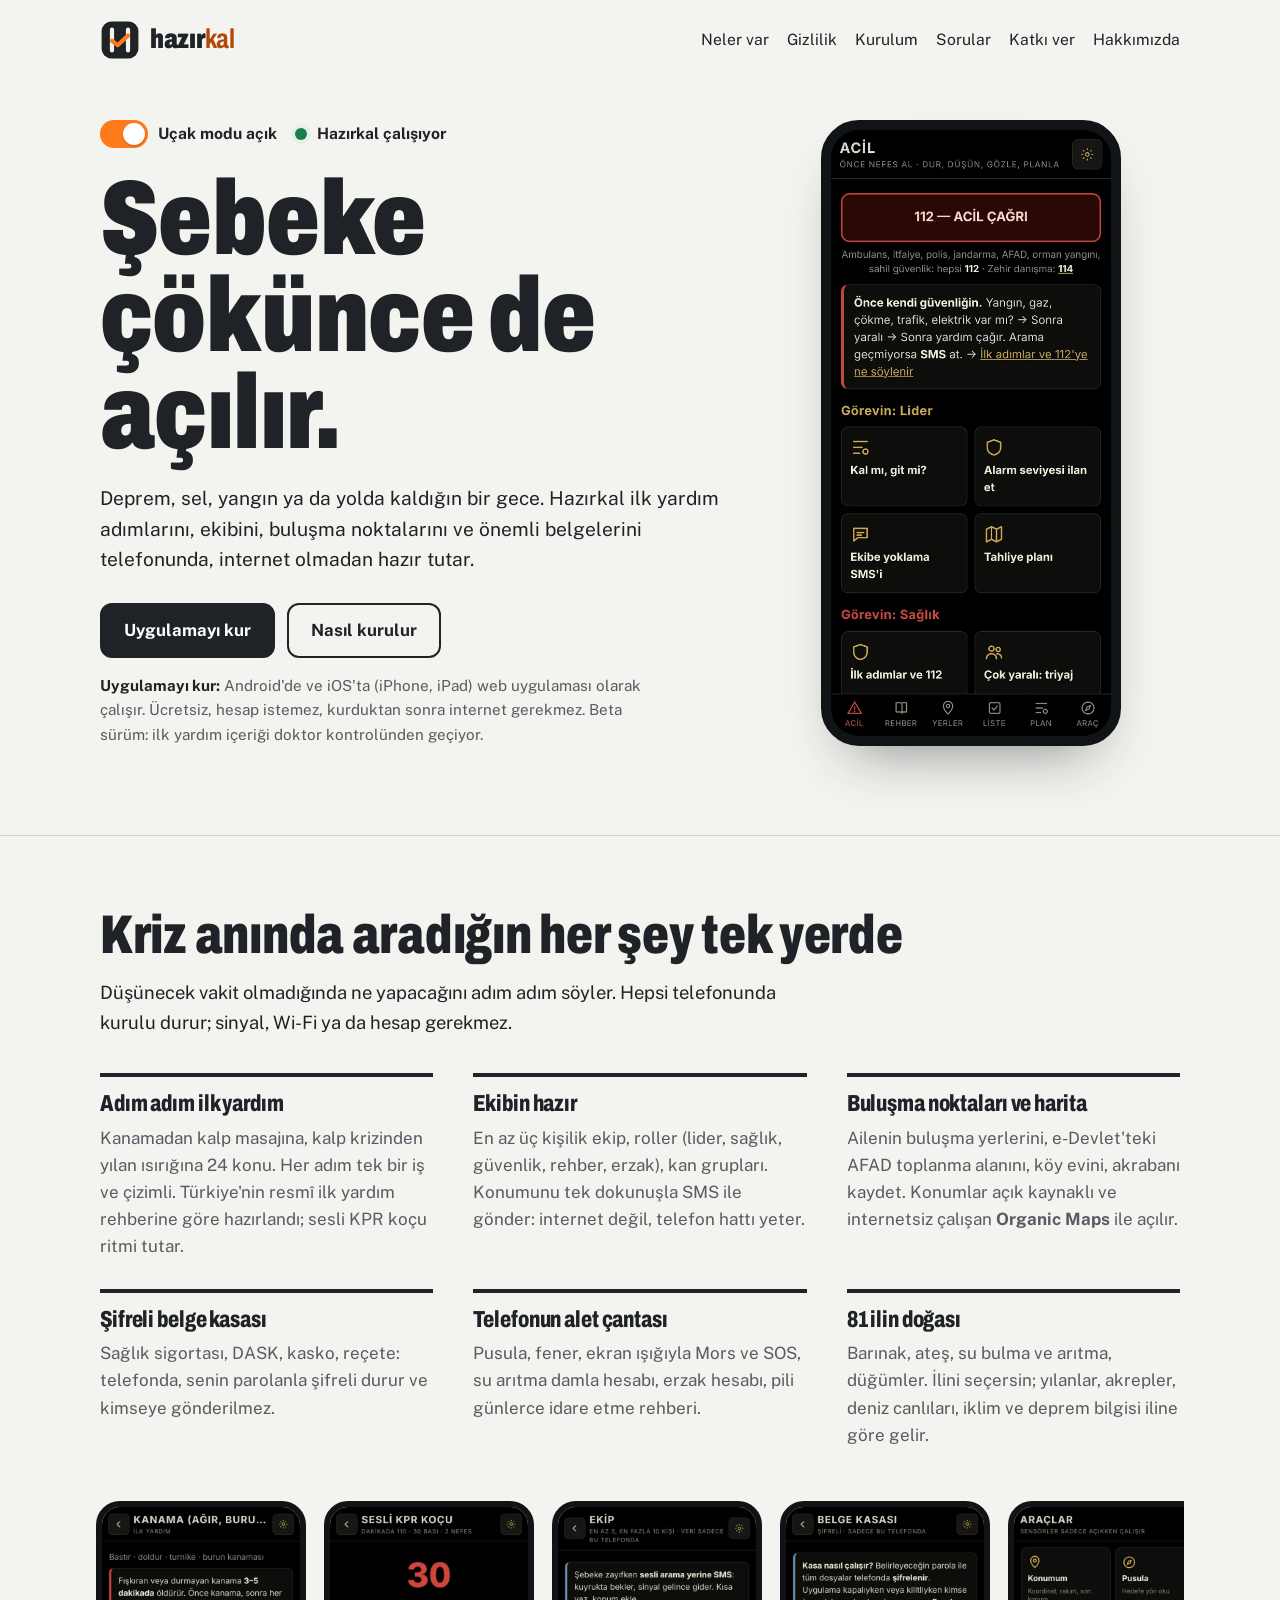
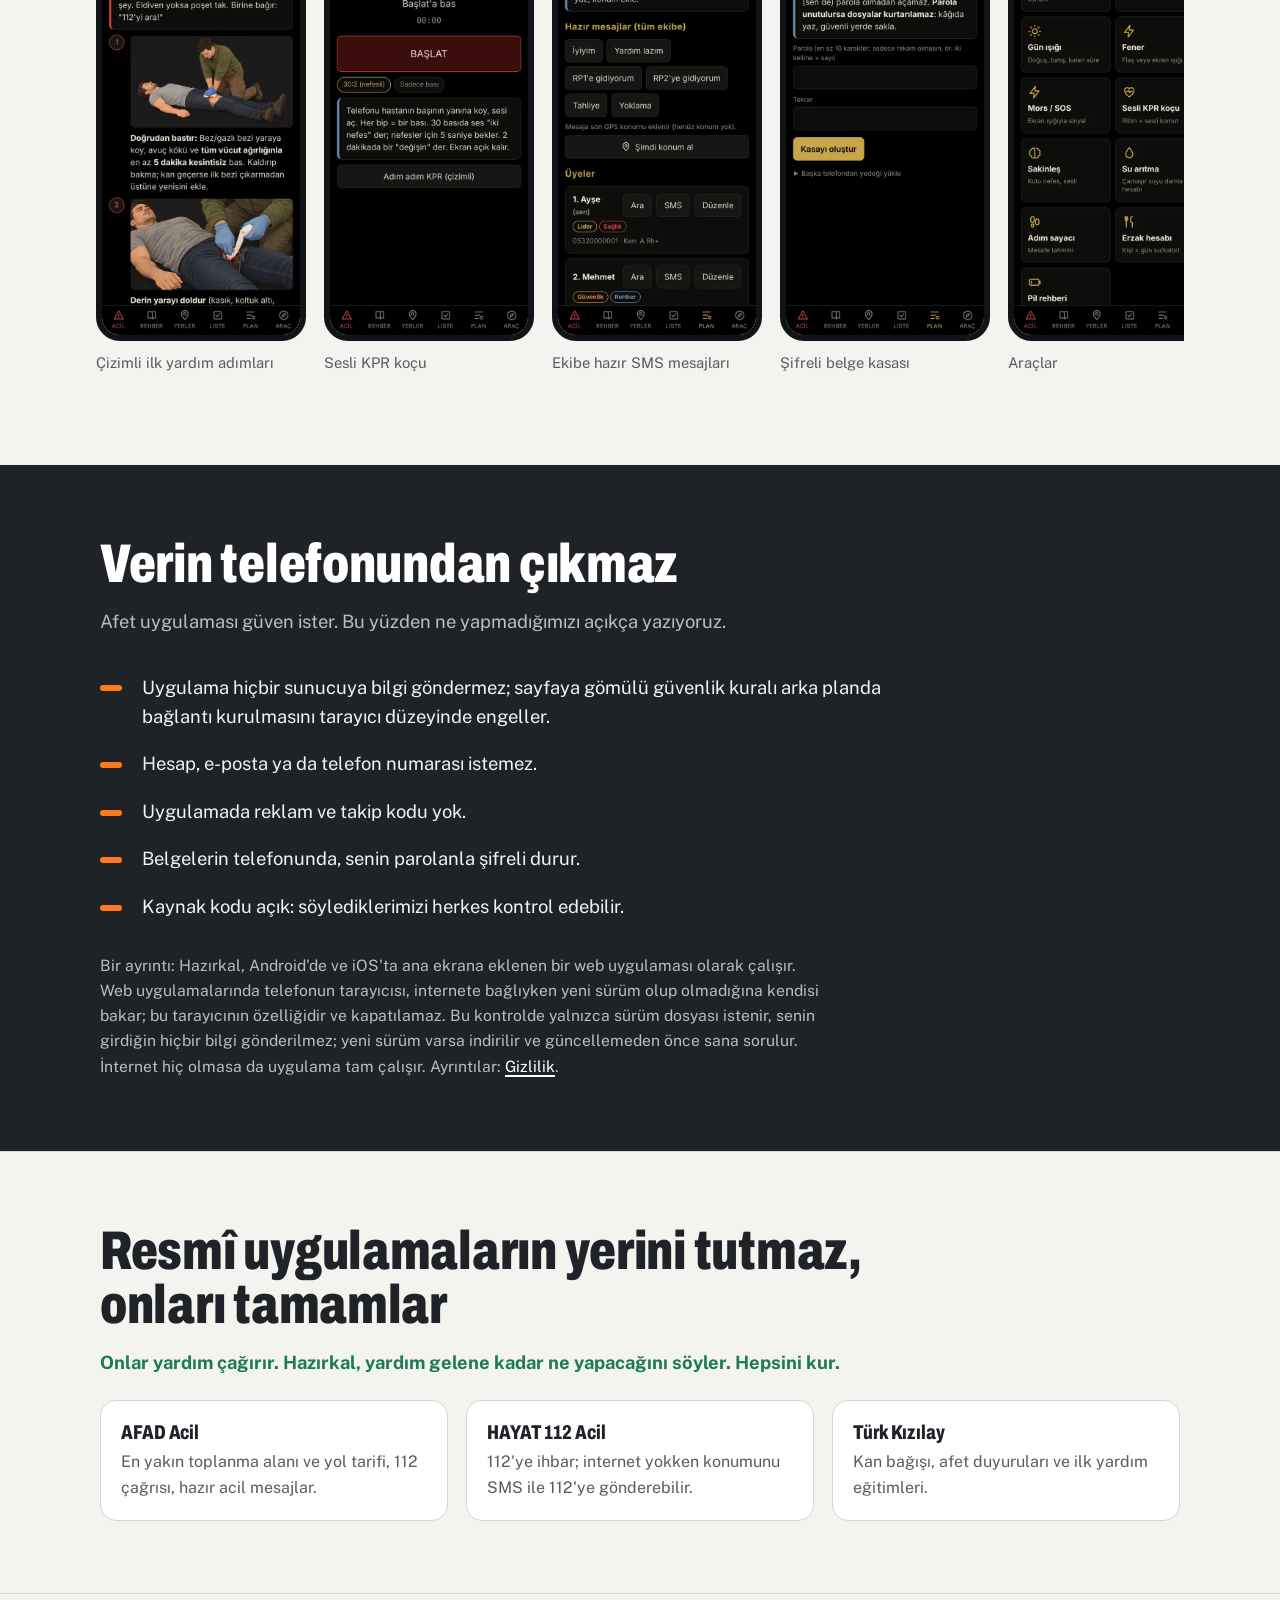
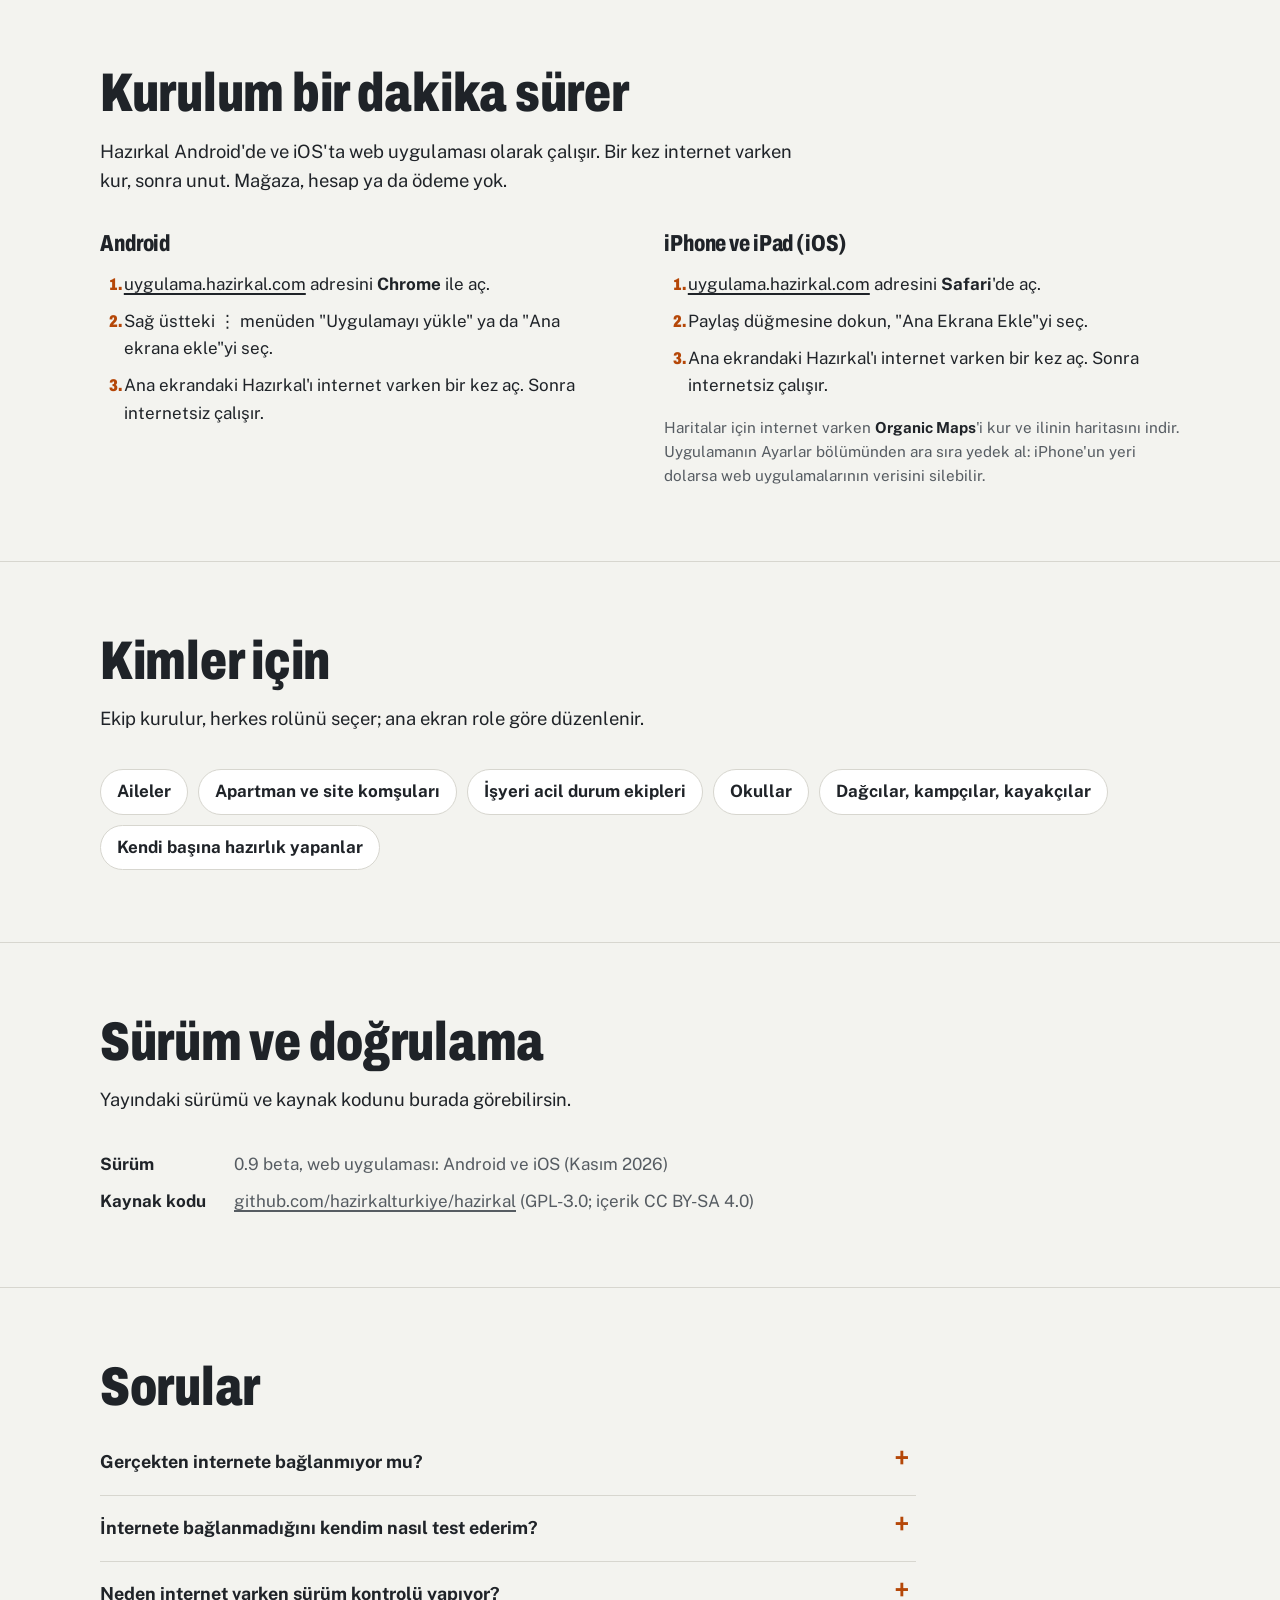
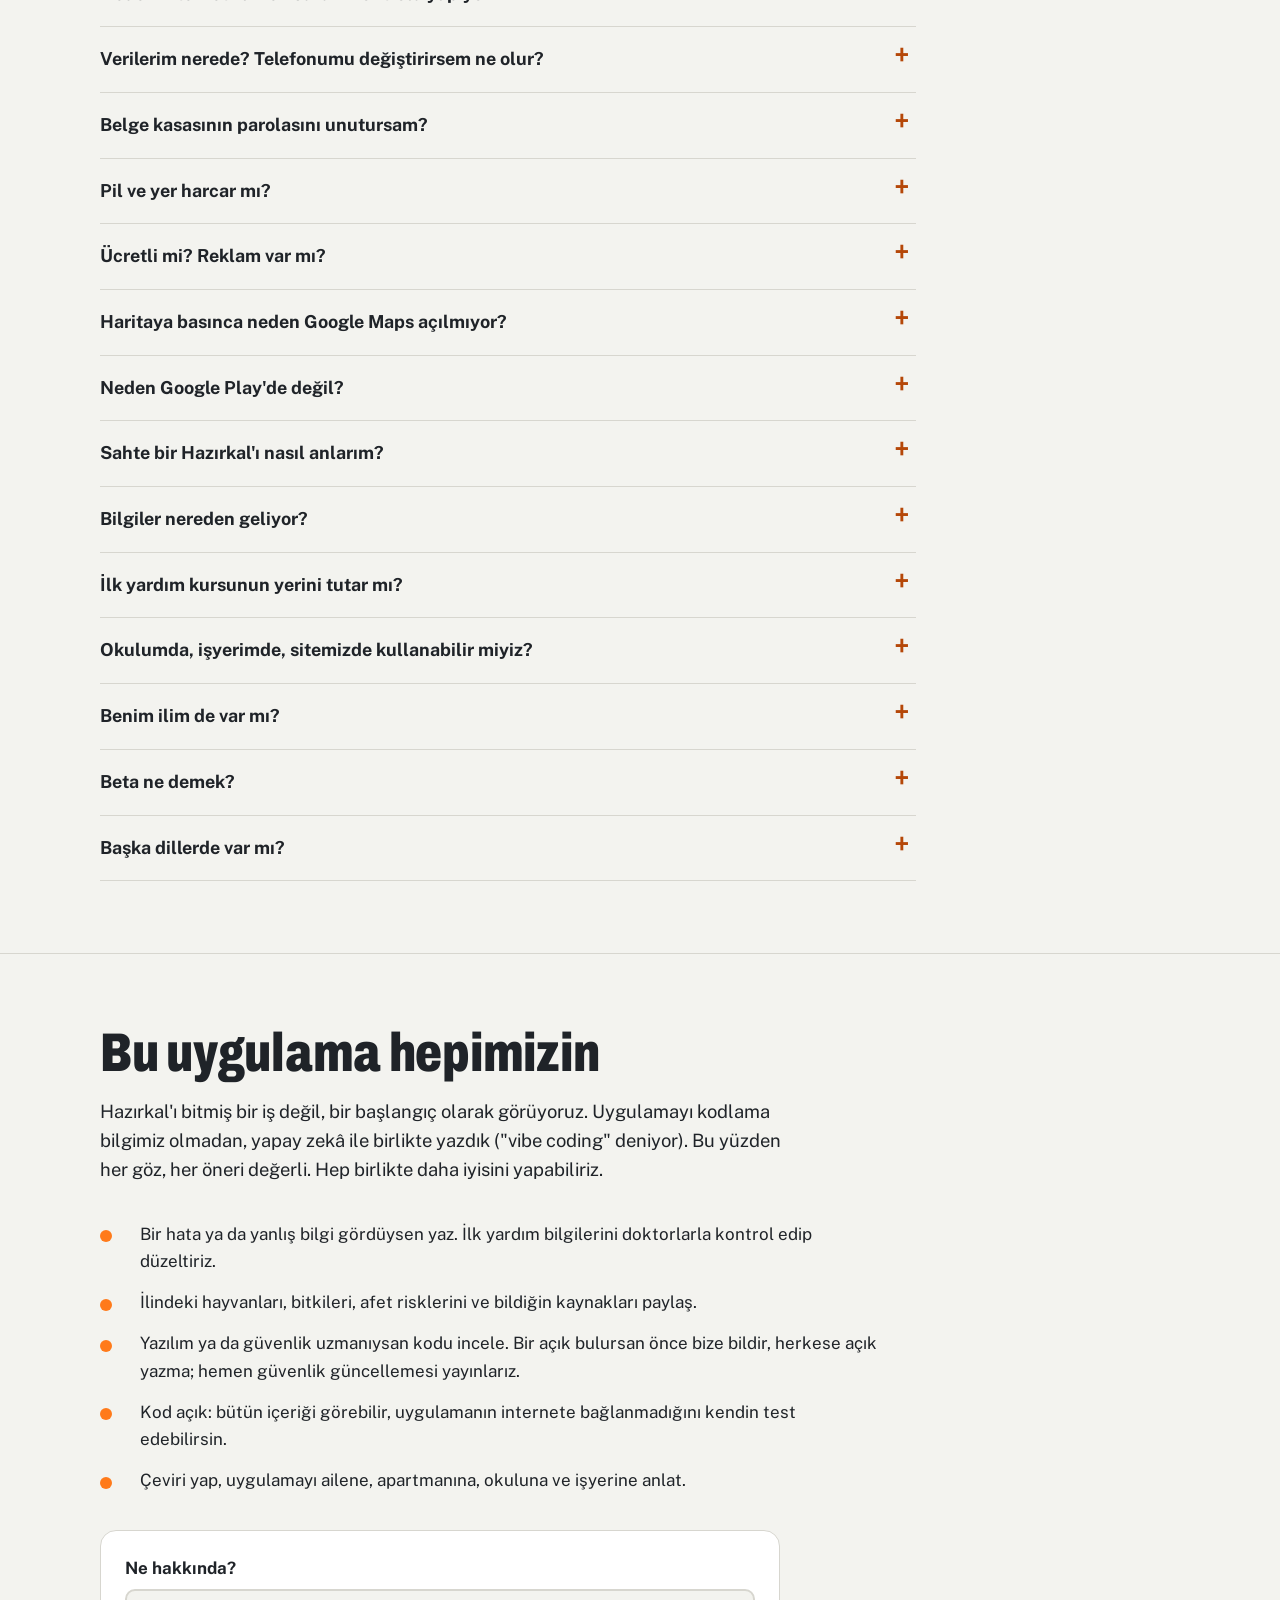
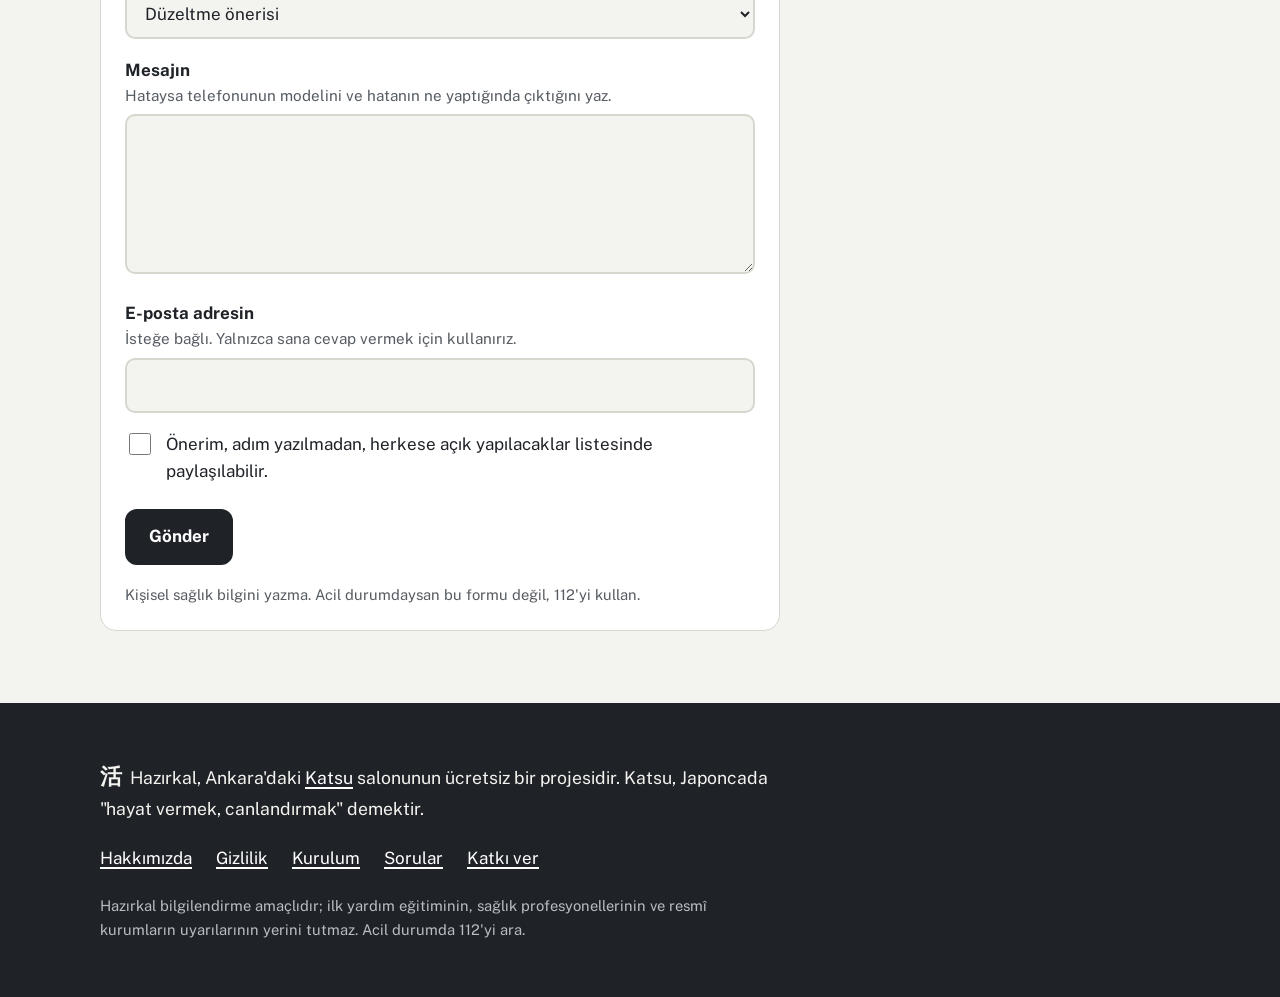
<file: site/index.html>
<!doctype html>
<html lang="tr">
<head>
<meta charset="utf-8">
<meta name="viewport" content="width=device-width, initial-scale=1, viewport-fit=cover">
<title>Hazırkal: internetsiz afet ve ilk yardım rehberi</title>
<meta name="description" content="Ücretsiz ve açık kaynak. İnternet yokken çalışan ilk yardım adımları, ekip planı, buluşma noktaları ve şifreli belge kasası. Hesap istemez, veri toplamaz.">
<link rel="canonical" href="https://hazirkal.com/">
<meta name="theme-color" content="#1F2328">
<link rel="icon" href="favicon.svg" type="image/svg+xml">
<link rel="icon" href="favicon.ico" sizes="32x32">
<link rel="apple-touch-icon" href="apple-touch-icon.png">
<meta property="og:type" content="website">
<meta property="og:locale" content="tr_TR">
<meta property="og:site_name" content="Hazırkal">
<meta property="og:title" content="Hazırkal: şebeke çökünce de açılır">
<meta property="og:description" content="Ücretsiz, açık kaynak, internetsiz afet ve ilk yardım rehberi. Hesap istemez, veri toplamaz.">
<meta property="og:url" content="https://hazirkal.com/">
<meta property="og:image" content="https://hazirkal.com/img/og.png">
<meta property="og:image:width" content="1200">
<meta property="og:image:height" content="630">
<meta name="twitter:card" content="summary_large_image">
<link rel="preload" href="fonts/archivo.woff2" as="font" type="font/woff2" crossorigin>
<link rel="stylesheet" href="css/site.css">
</head>
<body class="yakinda">
<a class="atla" href="#icerik">İçeriğe geç</a>

<div class="kap">
  <header class="ust">
    <a class="marka" href="./" aria-label="Hazırkal ana sayfa"><img src="img/simge.svg" alt="" width="40" height="40"><span>hazır<b>kal</b></span></a>
    <nav aria-label="Sayfa içi">
      <a href="#neler">Neler var</a>
      <a href="#gizlilik">Gizlilik</a>
      <a href="#kurulum">Kurulum</a>
      <a href="#sss">Sorular</a>
      <a href="#katki">Katkı ver</a>
      <a href="hakkimizda.html">Hakkımızda</a>
    </nav>
  </header>
</div>

<main id="icerik">
  <div class="kap">
    <section class="giris" aria-labelledby="baslik">
      <div>
        <p class="durum"><span><span class="anahtar" aria-hidden="true"></span>Uçak modu açık</span><span><span class="nokta" aria-hidden="true"></span>Hazırkal çalışıyor</span></p>
        <h1 id="baslik">Şebeke çökünce de açılır.</h1>
        <p class="on">Deprem, sel, yangın ya da yolda kaldığın bir gece. Hazırkal ilk yardım adımlarını, ekibini, buluşma noktalarını ve önemli belgelerini telefonunda, internet olmadan hazır tutar.</p>

        <div class="dugmeler yayinda">
          <a class="btn ana" href="indir/hazirkal.apk" download><svg viewBox="0 0 24 24" fill="none" stroke="currentColor" stroke-width="2.2" stroke-linecap="round" stroke-linejoin="round" aria-hidden="true"><path d="M12 3v12M7 10l5 5 5-5M5 20h14"/></svg>Android için indir</a>
          <a class="btn ikinci" href="#iphone">iPhone'a ekle</a>
        </div>
        <div class="dugmeler yakinda-goster">
          <a class="btn ana" href="https://uygulama.hazirkal.com/">Uygulamayı kur</a>
          <a class="btn ikinci" href="#kurulum">Nasıl kurulur</a>
        </div>
        <p class="not yakinda-goster"><b>Uygulamayı kur:</b> Android'de ve iOS'ta (iPhone, iPad) web uygulaması olarak çalışır. Ücretsiz, hesap istemez, kurduktan sonra internet gerekmez. Beta sürüm: ilk yardım içeriği doktor kontrolünden geçiyor.</p>
        <p class="not yayinda">Ücretsiz, açık kaynak, hesap istemez. Kurduktan sonra internet gerekmez.</p>
      </div>
      <div class="telefon"><img src="img/ekran-home.webp" width="540" height="1168" alt="Hazırkal ana ekranı: 112 acil çağrı düğmesi, ekip görevleri ve hızlı ilk yardım kutuları" fetchpriority="high"></div>
    </section>
  </div>

  <section class="bolum" id="neler" aria-labelledby="neler-b">
    <div class="kap">
      <h2 id="neler-b">Kriz anında aradığın her şey tek yerde</h2>
      <p class="giris-yazi">Düşünecek vakit olmadığında ne yapacağını adım adım söyler. Hepsi telefonunda kurulu durur; sinyal, Wi-Fi ya da hesap gerekmez.</p>
      <ul class="ozellikler">
        <li><h3>Adım adım ilk yardım</h3><p>Kanamadan kalp masajına, kalp krizinden yılan ısırığına 24 konu. Her adım tek bir iş ve çizimli. Türkiye'nin resmî ilk yardım rehberine göre hazırlandı; sesli KPR koçu ritmi tutar.</p></li>
        <li><h3>Ekibin hazır</h3><p>En az üç kişilik ekip, roller (lider, sağlık, güvenlik, rehber, erzak), kan grupları. Konumunu tek dokunuşla SMS ile gönder: internet değil, telefon hattı yeter.</p></li>
        <li><h3>Buluşma noktaları ve harita</h3><p>Ailenin buluşma yerlerini, e-Devlet'teki AFAD toplanma alanını, köy evini, akrabanı kaydet. Konumlar açık kaynaklı ve internetsiz çalışan <b>Organic Maps</b> ile açılır.</p></li>
        <li><h3>Şifreli belge kasası</h3><p>Sağlık sigortası, DASK, kasko, reçete: telefonda, senin parolanla şifreli durur ve kimseye gönderilmez.</p></li>
        <li><h3>Telefonun alet çantası</h3><p>Pusula, fener, ekran ışığıyla Mors ve SOS, su arıtma damla hesabı, erzak hesabı, pili günlerce idare etme rehberi.</p></li>
        <li><h3>81 ilin doğası</h3><p>Barınak, ateş, su bulma ve arıtma, düğümler. İlini seçersin; yılanlar, akrepler, deniz canlıları, iklim ve deprem bilgisi iline göre gelir.</p></li>
      </ul>
      <div class="ekranlar" role="region" aria-label="Uygulamadan ekran görüntüleri" tabindex="0">
        <figure><img src="img/ekran-kanama.webp" width="540" height="1168" loading="lazy" alt="Kanama sayfası: çizimli adımlar"><figcaption>Çizimli ilk yardım adımları</figcaption></figure>
        <figure><img src="img/ekran-kpr.webp" width="540" height="1168" loading="lazy" alt="Sesli KPR koçu ekranı"><figcaption>Sesli KPR koçu</figcaption></figure>
        <figure><img src="img/ekran-team.webp" width="540" height="1168" loading="lazy" alt="Ekip ekranı: hazır SMS mesajları ve üyeler"><figcaption>Ekibe hazır SMS mesajları</figcaption></figure>
        <figure><img src="img/ekran-vault.webp" width="540" height="1168" loading="lazy" alt="Belge kasası parola oluşturma ekranı"><figcaption>Şifreli belge kasası</figcaption></figure>
        <figure><img src="img/ekran-tools.webp" width="540" height="1168" loading="lazy" alt="Araçlar ekranı: konum, pusula, fener, Mors"><figcaption>Araçlar</figcaption></figure>
        <figure><img src="img/ekran-barinak.webp" width="540" height="1168" loading="lazy" alt="Branda ve çadır sayfası: A-çatı, tek eğim ve yaprak kulübe çizimleri"><figcaption>Barınak kurma</figcaption></figure>
        <figure><img src="img/ekran-ates.webp" width="540" height="1168" loading="lazy" alt="Ateş yakma sayfası: kav, dizilim ve ateş çubuğu fotoğrafları, adımlar"><figcaption>Ateş yakma</figcaption></figure>
        <figure><img src="img/ekran-yilan.webp" width="540" height="1168" loading="lazy" alt="Hayvanlar sayfası: boynuzlu engerek kartı, fotoğraf ve tanı bilgileri"><figcaption>Yılanlar ve tehlikeli hayvanlar</figcaption></figure>
      </div>
    </div>
  </section>

  <section class="bolum soz" id="gizlilik" aria-labelledby="gizlilik-b">
    <div class="kap">
      <h2 id="gizlilik-b">Verin telefonundan çıkmaz</h2>
      <p class="giris-yazi">Afet uygulaması güven ister. Bu yüzden ne yapmadığımızı açıkça yazıyoruz.</p>
      <ul>
        <li class="yakinda-goster">Uygulama hiçbir sunucuya bilgi göndermez; sayfaya gömülü güvenlik kuralı arka planda bağlantı kurulmasını tarayıcı düzeyinde engeller.</li>
        <li class="yayinda">Android sürümünün internet izni yok: bağlanmak istese de bağlanamaz.</li>
        <li>Hesap, e-posta ya da telefon numarası istemez.</li>
        <li>Uygulamada reklam ve takip kodu yok.</li>
        <li>Belgelerin telefonunda, senin parolanla şifreli durur.</li>
        <li>Kaynak kodu açık: söylediklerimizi herkes kontrol edebilir.</li>
      </ul>
      <p class="dipnot">Bir ayrıntı: Hazırkal, Android'de ve iOS'ta ana ekrana eklenen bir web uygulaması olarak çalışır. Web uygulamalarında telefonun tarayıcısı, internete bağlıyken yeni sürüm olup olmadığına kendisi bakar; bu tarayıcının özelliğidir ve kapatılamaz. Bu kontrolde yalnızca sürüm dosyası istenir, senin girdiğin hiçbir bilgi gönderilmez; yeni sürüm varsa indirilir ve güncellemeden önce sana sorulur. İnternet hiç olmasa da uygulama tam çalışır. Ayrıntılar: <a href="gizlilik.html">Gizlilik</a>.</p>
    </div>
  </section>

  <section class="bolum" id="resmi" aria-labelledby="resmi-b">
    <div class="kap">
      <h2 id="resmi-b">Resmî uygulamaların yerini tutmaz, onları tamamlar</h2>
      <p class="resmi-ozet">Onlar yardım çağırır. Hazırkal, yardım gelene kadar ne yapacağını söyler. Hepsini kur.</p>
      <ul class="resmi">
        <li><h3>AFAD Acil</h3><p>En yakın toplanma alanı ve yol tarifi, 112 çağrısı, hazır acil mesajlar.</p></li>
        <li><h3>HAYAT 112 Acil</h3><p>112'ye ihbar; internet yokken konumunu SMS ile 112'ye gönderebilir.</p></li>
        <li><h3>Türk Kızılay</h3><p>Kan bağışı, afet duyuruları ve ilk yardım eğitimleri.</p></li>
      </ul>
    </div>
  </section>

  <section class="bolum" id="kurulum" aria-labelledby="kurulum-b">
    <div class="kap">
      <h2 id="kurulum-b">Kurulum bir dakika sürer</h2>
      <p class="giris-yazi"><span class="yakinda-goster">Hazırkal Android'de ve iOS'ta web uygulaması olarak çalışır. </span>Bir kez internet varken kur, sonra unut. Mağaza, hesap ya da ödeme yok.</p>
      <div class="kurulum">
        <div>
          <h3>Android</h3>
          <ol class="yakinda-goster">
            <li><a href="https://uygulama.hazirkal.com/">uygulama.hazirkal.com</a> adresini <b>Chrome</b> ile aç.</li>
            <li>Sağ üstteki ⋮ menüden "Uygulamayı yükle" ya da "Ana ekrana ekle"yi seç.</li>
            <li>Ana ekrandaki Hazırkal'ı internet varken bir kez aç. Sonra internetsiz çalışır.</li>
          </ol>
          <ol class="yayinda">
            <li>Bu sayfadan Hazırkal'ın APK dosyasını indir.</li>
            <li>Dosyayı aç. Telefon izin isterse "Bu kaynaktan izin ver"i seç.</li>
            <li>Kur ve bir kez aç. Artık internet gerekmez.</li>
          </ol>
          <p class="not yayinda">İndirdiğin dosyanın gerçekten bizim olduğunu aşağıdaki SHA-256 özetiyle doğrulayabilirsin. Hazırkal'ı yalnızca bu siteden indir; başka yerdeki kopyalar sahte olabilir.</p>
        </div>
        <div id="iphone">
          <h3>iPhone ve iPad (iOS)</h3>
          <ol>
            <li><a href="https://uygulama.hazirkal.com/">uygulama.hazirkal.com</a> adresini <b>Safari</b>'de aç.</li>
            <li>Paylaş düğmesine dokun, "Ana Ekrana Ekle"yi seç.</li>
            <li>Ana ekrandaki Hazırkal'ı internet varken bir kez aç. Sonra internetsiz çalışır.</li>
          </ol>
          <p class="not">Haritalar için internet varken <b>Organic Maps</b>'i kur ve ilinin haritasını indir. Uygulamanın Ayarlar bölümünden ara sıra yedek al: iPhone'un yeri dolarsa web uygulamalarının verisini silebilir.</p>
        </div>
      </div>
    </div>
  </section>

  <section class="bolum" id="kimler" aria-labelledby="kimler-b">
    <div class="kap">
      <h2 id="kimler-b">Kimler için</h2>
      <p class="giris-yazi">Ekip kurulur, herkes rolünü seçer; ana ekran role göre düzenlenir.</p>
      <ul class="kimler">
        <li>Aileler</li><li>Apartman ve site komşuları</li><li>İşyeri acil durum ekipleri</li><li>Okullar</li><li>Dağcılar, kampçılar, kayakçılar</li><li>Kendi başına hazırlık yapanlar</li>
      </ul>
    </div>
  </section>

  <section class="bolum" id="surum" aria-labelledby="surum-b">
    <div class="kap">
      <h2 id="surum-b">Sürüm ve doğrulama</h2>
      <p class="giris-yazi">Yayındaki sürümü ve kaynak kodunu burada görebilirsin.</p>
      <dl class="surum">
        <dt>Sürüm</dt><dd>0.9 beta, web uygulaması: Android ve iOS (Kasım 2026)</dd>
        <dt class="yayinda">Android dosyası</dt><dd class="yayinda">hazirkal.apk</dd>
        <dt class="yayinda">SHA-256</dt><dd class="yayinda"><!-- yayın günü doldur --></dd>
        <dt class="yayinda">İmza parmak izi</dt><dd class="yayinda"><!-- yayın günü doldur --></dd>
        <dt>Kaynak kodu</dt><dd><a href="https://github.com/hazirkalturkiye/hazirkal">github.com/hazirkalturkiye/hazirkal</a> (GPL-3.0; içerik CC BY-SA 4.0)</dd>
      </dl>
    </div>
  </section>

  <section class="bolum" id="sss" aria-labelledby="sss-b">
    <div class="kap">
      <h2 id="sss-b">Sorular</h2>
      <div class="sss">
        <details><summary>Gerçekten internete bağlanmıyor mu?</summary><p>Uygulama hiçbir sunucuya bilgi göndermez, kimseyi takip etmez. Web uygulamasında sayfaya gömülü güvenlik kuralı arka planda bağlantı kurulmasını tarayıcı düzeyinde engeller; tarayıcı yalnızca yeni sürüm olup olmadığına bakar (aşağıda).<span class="yayinda"> Android dosyasında ise internet izni hiç yok: işletim sistemi bağlanmasına izin vermez.</span></p></details>
        <details><summary>İnternete bağlanmadığını kendim nasıl test ederim?</summary><p>En kolayı: telefonu uçak moduna al ve uygulamayı aç; her şey çalışır. <span class="yakinda-goster">Teknik bilgin varsa uygulama.hazirkal.com'u bilgisayarda aç ve tarayıcının geliştirici araçlarındaki Ağ sekmesine bak: uygulamayı kullanırken hiçbir yere istek gitmez.</span><span class="yayinda">Teknik bilgin varsa APK'nın izin listesini (örneğin App Manager uygulamasıyla ya da aapt aracıyla) inceleyebilir, listede internet izni olmadığını görebilirsin.</span> Kaynak kodunda hiçbir ağ isteği olmadığını da kendin kontrol edebilirsin.</p></details>
        <details><summary>Neden internet varken sürüm kontrolü yapıyor?</summary><p>Hazırkal Android'de ve iOS'ta ana ekrana eklenen bir web uygulaması olarak çalışır. Web uygulamalarında telefonun tarayıcısı, internete bağlıyken yeni sürüm olup olmadığına kendisi bakar. Bu tarayıcının özelliğidir, kapatılamaz. Bu kontrolde yalnızca sürüm dosyası istenir; senin girdiğin hiçbir bilgi gönderilmez. Yeni sürüm varsa indirilir ve güncellemeden önce sana sorulur.</p></details>
        <details><summary>Verilerim nerede? Telefonumu değiştirirsem ne olur?</summary><p>Her şey yalnızca senin telefonunda durur. Uygulamanın Ayarlar bölümündeki "Yedekle" ile ekibini, buluşma noktalarını ve listelerini yeni telefona taşıyabilirsin. Belge kasası ayrıca ve şifreli olarak yedeklenir.</p></details>
        <details><summary>Belge kasasının parolasını unutursam?</summary><p>Parolayı biz bilmeyiz ve kurtaramayız; belgelerin güvende olmasının nedeni bu. Parolayı kâğıda yazıp evde güvenli bir yerde sakla.</p></details>
        <details><summary>Pil ve yer harcar mı?</summary><p>Arka planda çalışmaz; açmadığın sürece pil harcamaz. Telefonda yaklaşık 10 MB yer kaplar.</p></details>
        <details><summary>Ücretli mi? Reklam var mı?</summary><p>Uygulama ücretsiz ve reklamsız. Hiçbir zaman ücretli olmayacak, içine hiçbir zaman reklam konmayacak.</p></details>
        <details><summary>Haritaya basınca neden Google Maps açılmıyor?</summary><p>Hazırkal internetsiz çalışsın diye konumları ve rotaları açık kaynaklı <b>Organic Maps</b> ile açar. Google Maps çoğu zaman internet ister; şebeke çökünce işe yaramayabilir. İnternet varken Google Play ya da App Store'dan Organic Maps'i kur, ilinin haritasını indir. Sonra Hazırkal'da bir konuma dokununca harita internetsiz açılır.</p></details>
        <details><summary>Neden Google Play'de değil?</summary><p>Herkes bir mağazaya ya da hesaba bağlı kalmadan, doğrudan ve ücretsiz kurabilsin diye. <span class="yakinda-goster">Hazırkal'ı uygulama.hazirkal.com adresinden web uygulaması olarak kurarsın; Android'de ve iOS'ta çalışır.</span><span class="yayinda">Android dosyasını imzalıyor, özetini ve imza parmak izini bu sayfada yayınlıyoruz; böylece sahtesinden ayırt edebilirsin.</span></p></details>
        <details><summary>Sahte bir Hazırkal'ı nasıl anlarım?</summary><p><span class="yakinda-goster">Hazırkal'ı yalnızca uygulama.hazirkal.com adresinden kur.</span><span class="yayinda">Hazırkal'ı yalnızca hazirkal.com'dan indir.</span> Ücret isteyen, hesap açtıran ya da reklam gösteren bir sürüm bizim değildir.<span class="yayinda"> İndirdiğin dosyanın SHA-256 özeti bu sayfadakiyle aynı olmalı.</span></p></details>
        <details><summary>Bilgiler nereden geliyor?</summary><p>İlk yardım bölümü Sağlık Bakanlığı'nın İlk Yardım Uygulamaları Beceri Rehberi'ne, deprem bölümü AFAD'ın önerilerine göre hazırlandı. Diğer konuların kaynakları uygulamanın Kaynaklar sayfasında tek tek yazılı.</p></details>
        <details><summary>İlk yardım kursunun yerini tutar mı?</summary><p>Hayır. Hazırkal hatırlatır ve yol gösterir; elle yapılan uygulamayı ancak bir kursta öğrenirsin. Bir ilk yardım kursuna katıl, acil durumda önce 112'yi ara.</p></details>
        <details><summary>Okulumda, işyerimde, sitemizde kullanabilir miyiz?</summary><p>Evet, herkes için ücretsiz. Kurumunuza özel yerler, ekipler ve görevlerle hazırlanmış bir sürüm isterseniz aşağıdaki formdan yazın.</p></details>
        <details><summary>Benim ilim de var mı?</summary><p>81 ilin hepsi var. Kurulumda ilini seçersin; yılanlar, akrepler, deniz canlıları, iklim ve deprem bilgisi iline göre gelir. Yayılış bilgisi bölge düzeyinde. Kaçış ve buluşma noktalarını ise herkes kendi evine göre ekler. İlinle ilgili eksik ya da yanlış bir bilgi görürsen formdan yaz, birlikte düzeltelim.</p></details>
        <details><summary>Beta ne demek?</summary><p>Uygulama çalışıyor ve kullanılabilir, ama ilk yardım bölümü doktorlarımızın kontrolünden geçiyor ve her hafta düzeltme yapıyoruz. Bir hata ya da eksik görürsen formdan yaz. Web uygulaması internete bağlandığında düzeltmeleri kendiliğinden alır.</p></details>
        <details><summary>Başka dillerde var mı?</summary><p>Şu an yalnızca Türkçe. Başka dillere çeviri için gönüllü arıyoruz.</p></details>
      </div>
    </div>
  </section>

  <section class="bolum" id="katki" aria-labelledby="katki-b">
    <div class="kap">
      <h2 id="katki-b">Bu uygulama hepimizin</h2>
      <p class="giris-yazi">Hazırkal'ı bitmiş bir iş değil, bir başlangıç olarak görüyoruz. Uygulamayı kodlama bilgimiz olmadan, yapay zekâ ile birlikte yazdık ("vibe coding" deniyor). Bu yüzden her göz, her öneri değerli. Hep birlikte daha iyisini yapabiliriz.</p>
      <ul class="katki-liste">
        <li>Bir hata ya da yanlış bilgi gördüysen yaz. İlk yardım bilgilerini doktorlarla kontrol edip düzeltiriz.</li>
        <li>İlindeki hayvanları, bitkileri, afet risklerini ve bildiğin kaynakları paylaş.</li>
        <li>Yazılım ya da güvenlik uzmanıysan kodu incele. Bir açık bulursan önce bize bildir, herkese açık yazma; hemen güvenlik güncellemesi yayınlarız.</li>
        <li>Kod açık: bütün içeriği görebilir, uygulamanın internete bağlanmadığını kendin test edebilirsin.</li>
        <li>Çeviri yap, uygulamayı ailene, apartmanına, okuluna ve işyerine anlat.</li>
      </ul>

      <form class="form" action="gonder.php" method="post" accept-charset="utf-8">
        <div>
          <label for="konu">Ne hakkında?</label>
          <select id="konu" name="konu">
            <option value="duzeltme">Düzeltme önerisi</option>
            <option value="hata">Uygulama hatası</option>
            <option value="ozellik">Yeni özellik isteği</option>
            <option value="bolge">İlim ya da bölgem için bilgi</option>
            <option value="ceviri">Çeviri</option>
            <option value="guvenlik">Güvenlik açığı</option>
            <option value="kurum">Okul, işyeri, kurum</option>
            <option value="diger">Diğer</option>
          </select>
        </div>
        <div>
          <label for="mesaj">Mesajın <span class="ipucu">Hataysa telefonunun modelini ve hatanın ne yaptığında çıktığını yaz.</span></label>
          <textarea id="mesaj" name="mesaj" required maxlength="4000"></textarea>
        </div>
        <div>
          <label for="eposta">E-posta adresin <span class="ipucu">İsteğe bağlı. Yalnızca sana cevap vermek için kullanırız.</span></label>
          <input id="eposta" name="eposta" type="email" maxlength="200" autocomplete="email">
        </div>
        <div class="tuzak" aria-hidden="true">
          <label for="hk_bos">Bu alanı boş bırak</label>
          <input id="hk_bos" name="hk_bos" type="text" tabindex="-1" autocomplete="off">
        </div>
        <label class="onay" for="paylas"><input id="paylas" name="paylas" type="checkbox" value="evet"><span>Önerim, adım yazılmadan, herkese açık yapılacaklar listesinde paylaşılabilir.</span></label>
        <button class="btn ana" type="submit">Gönder</button>
        <p class="kucuk">Kişisel sağlık bilgini yazma. Acil durumdaysan bu formu değil, 112'yi kullan.</p>
      </form>
    </div>
  </section>

</main>

<footer class="alt">
  <div class="kap">
    <p class="katsu"><span>活</span> Hazırkal, Ankara'daki <a href="https://www.katsuankara.com" rel="noopener">Katsu</a> salonunun ücretsiz bir projesidir. Katsu, Japoncada "hayat vermek, canlandırmak" demektir.</p>
    <p class="baglantilar"><a href="hakkimizda.html">Hakkımızda</a><a href="gizlilik.html">Gizlilik</a><a href="#kurulum">Kurulum</a><a href="#sss">Sorular</a><a href="#katki">Katkı ver</a></p>
    <p class="feragat">Hazırkal bilgilendirme amaçlıdır; ilk yardım eğitiminin, sağlık profesyonellerinin ve resmî kurumların uyarılarının yerini tutmaz. Acil durumda 112'yi ara.</p>
  </div>
</footer>

<div class="cubuk">
  <p>Ücretsiz, internetsiz · beta</p>
  <a class="btn" href="https://uygulama.hazirkal.com/">Uygulamayı kur</a>
</div>
</body>
</html>
</file>
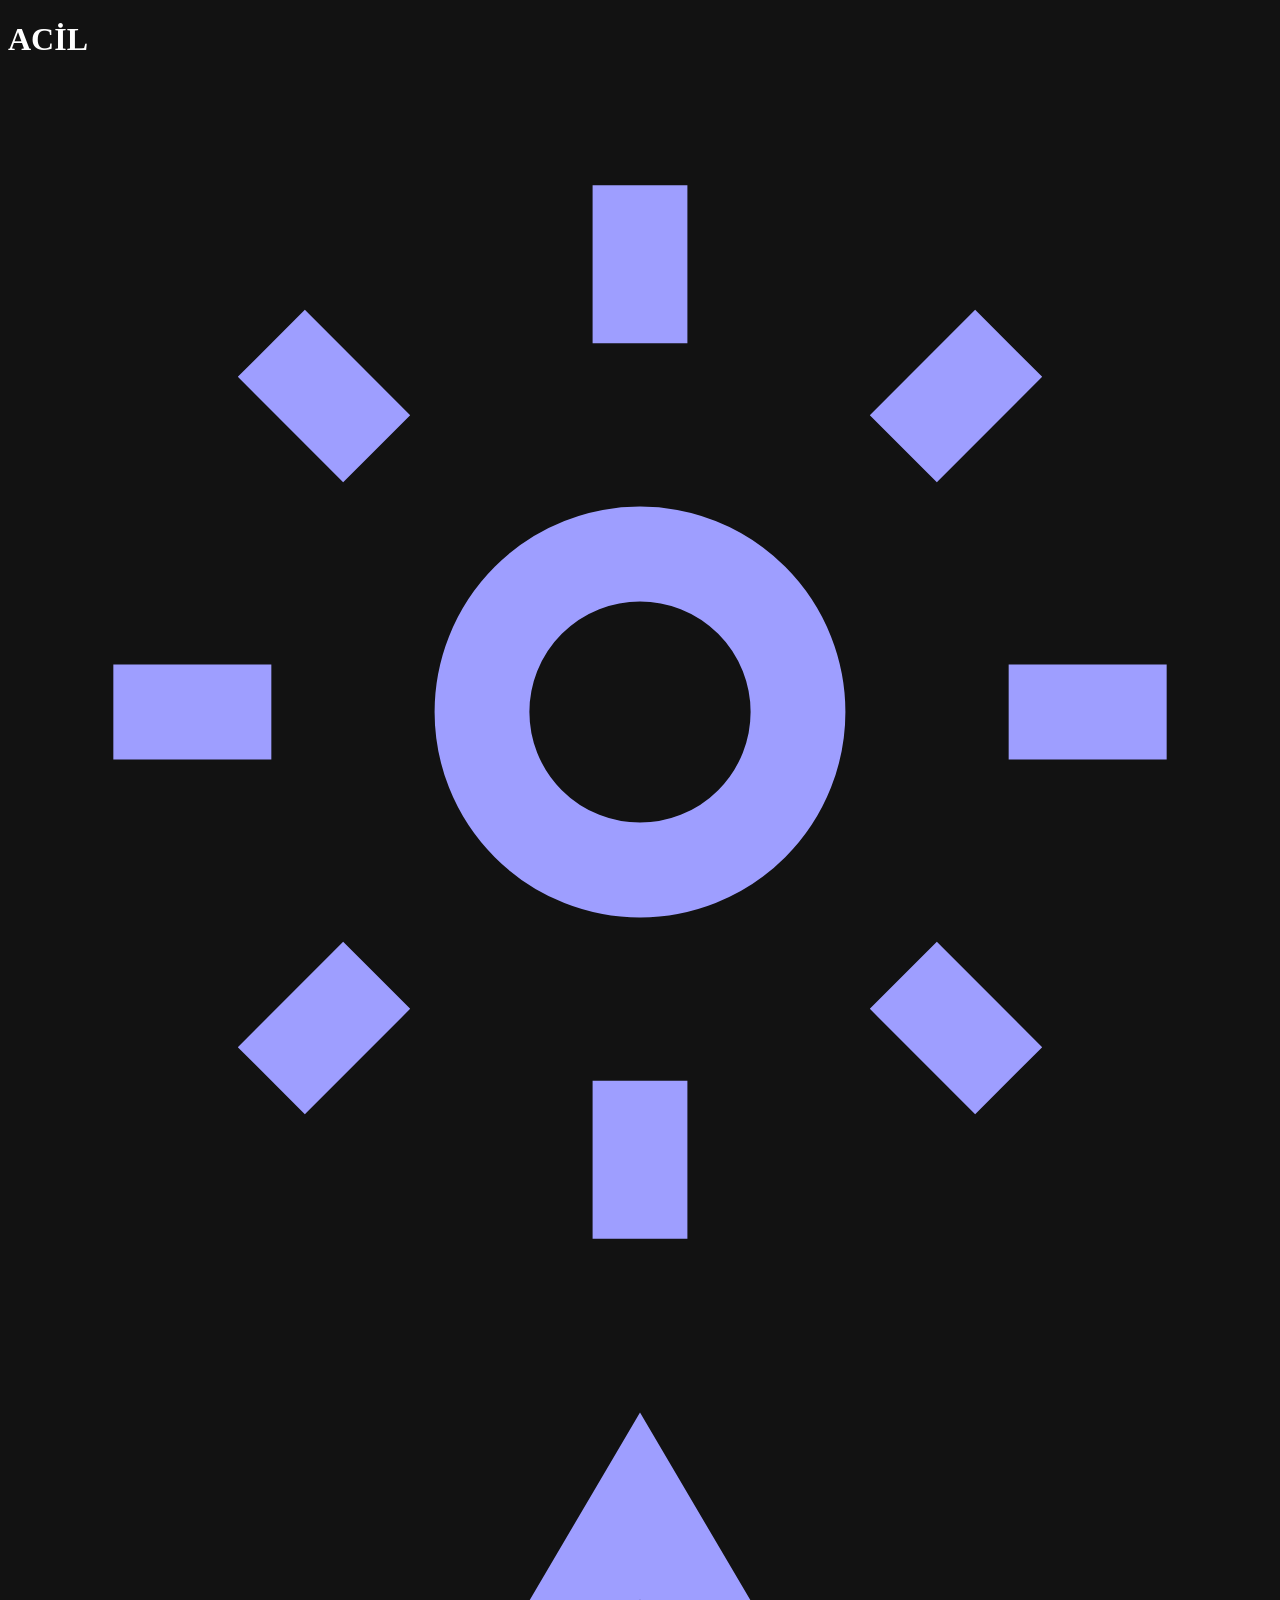
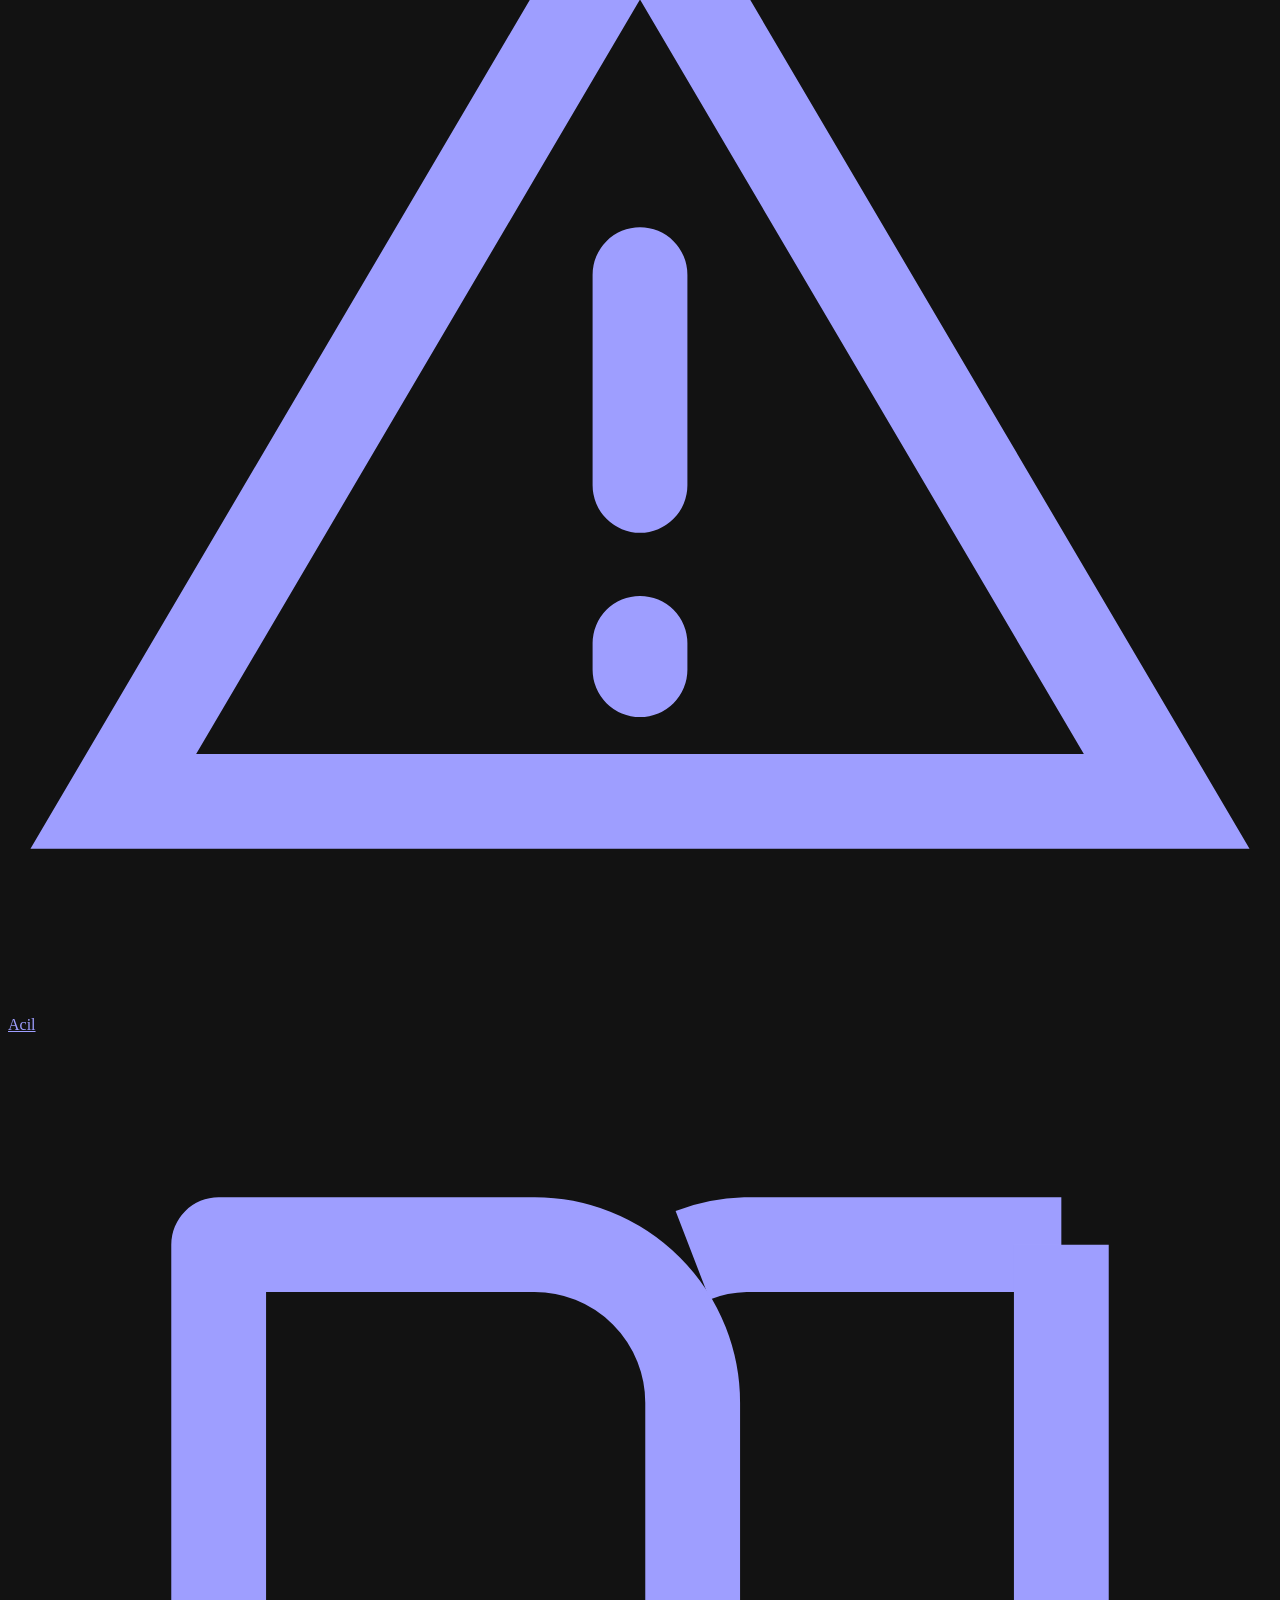
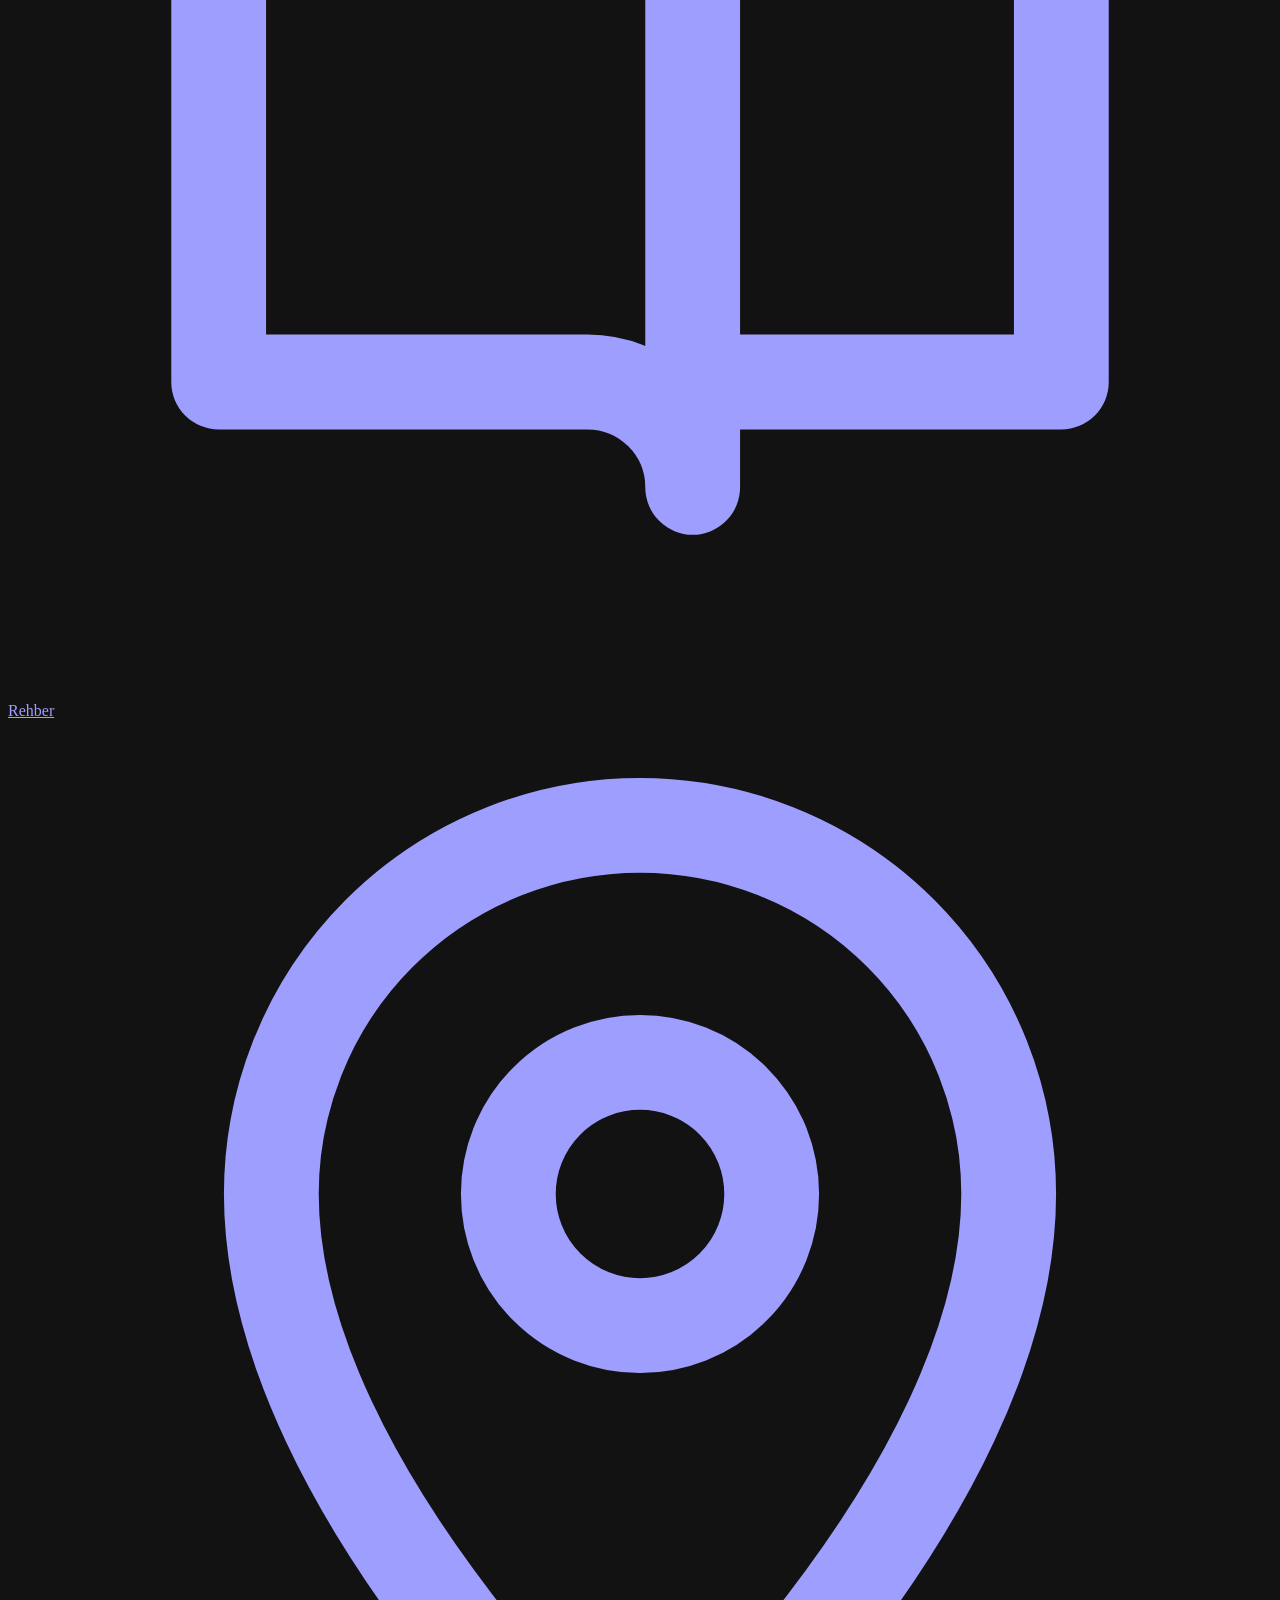
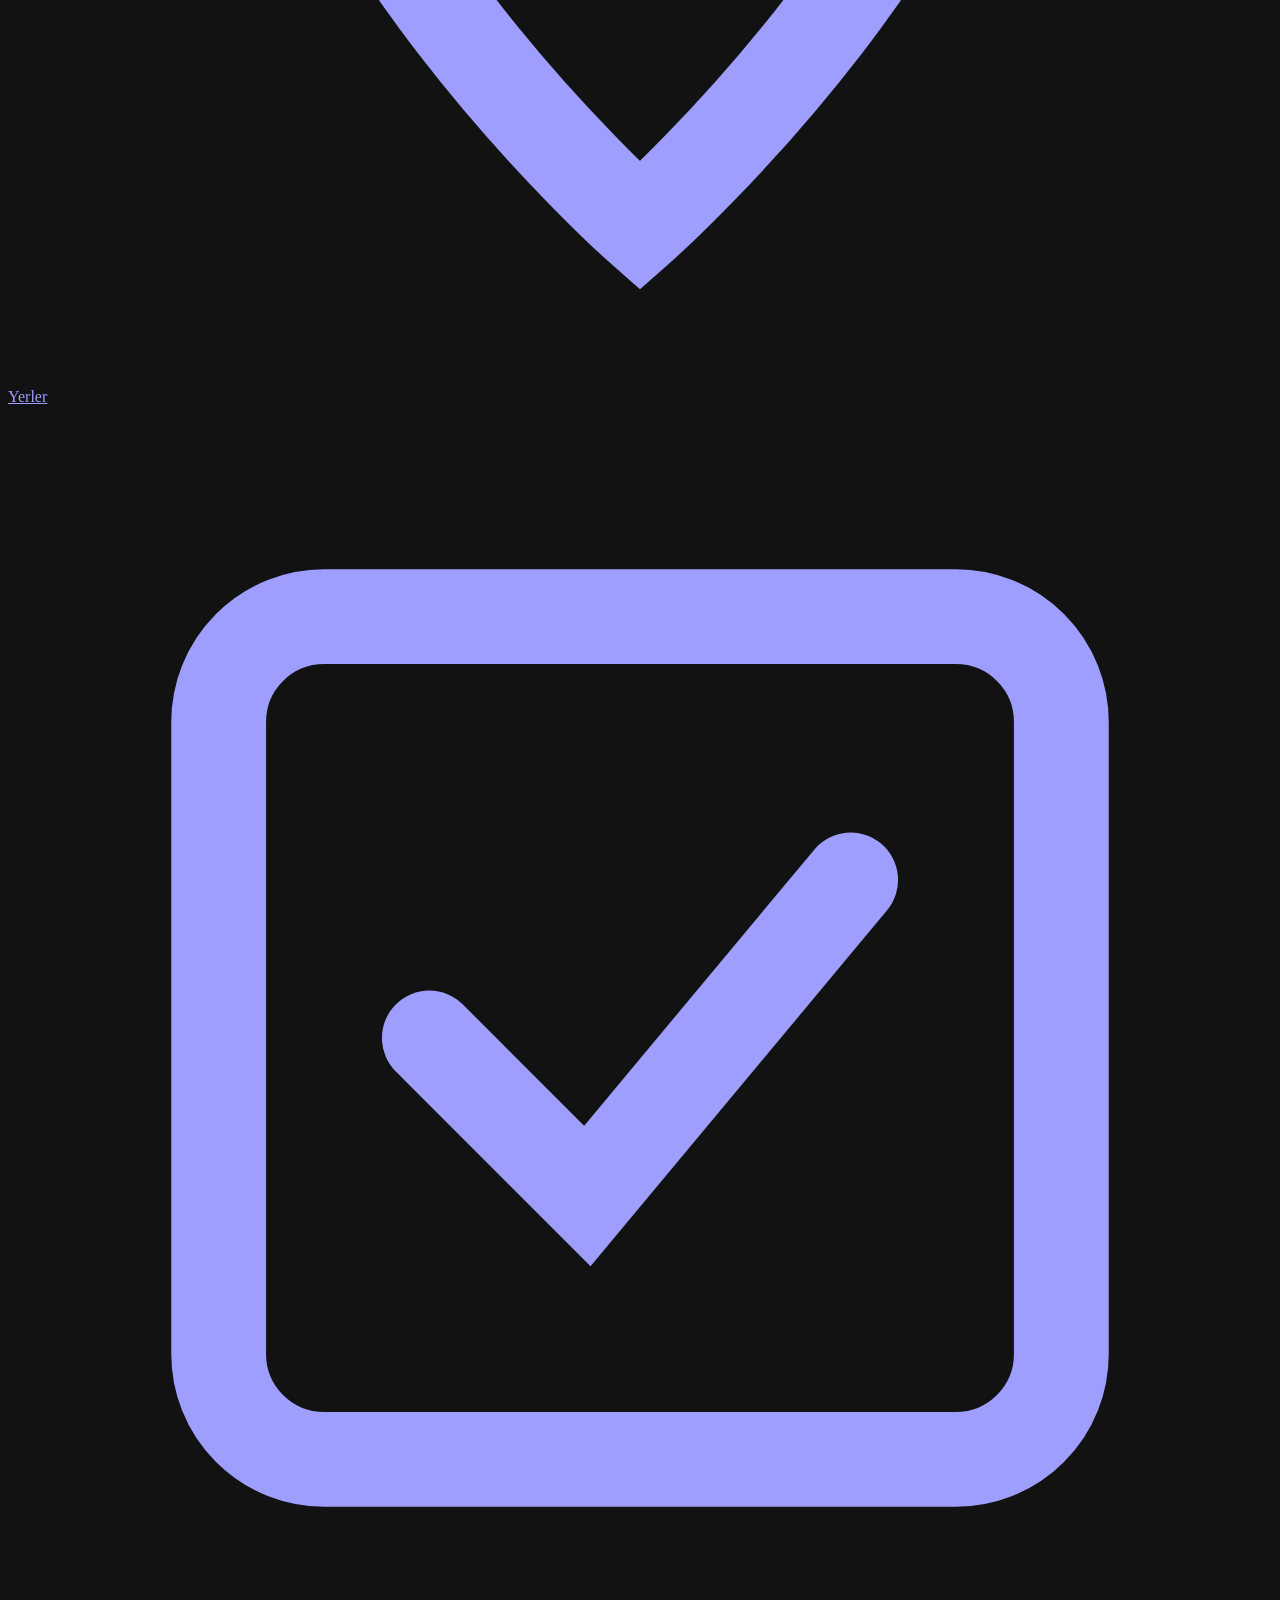
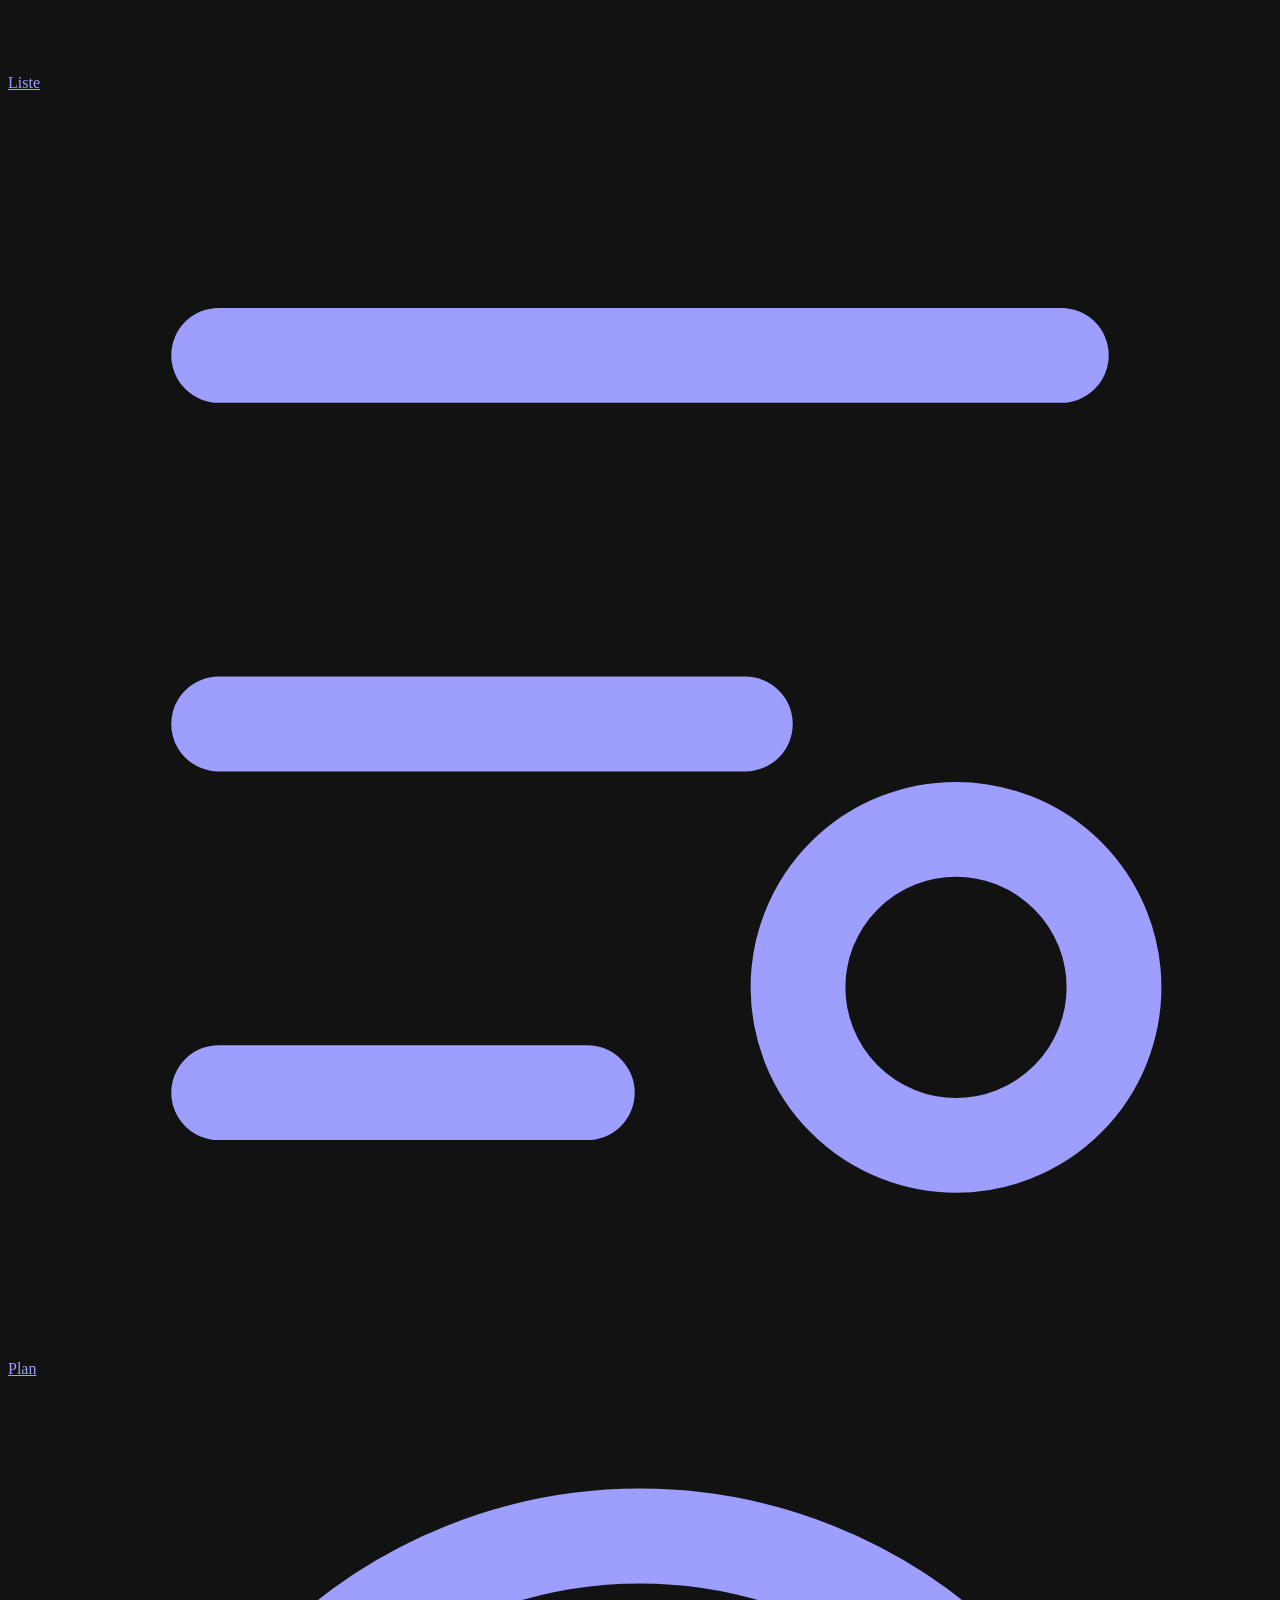
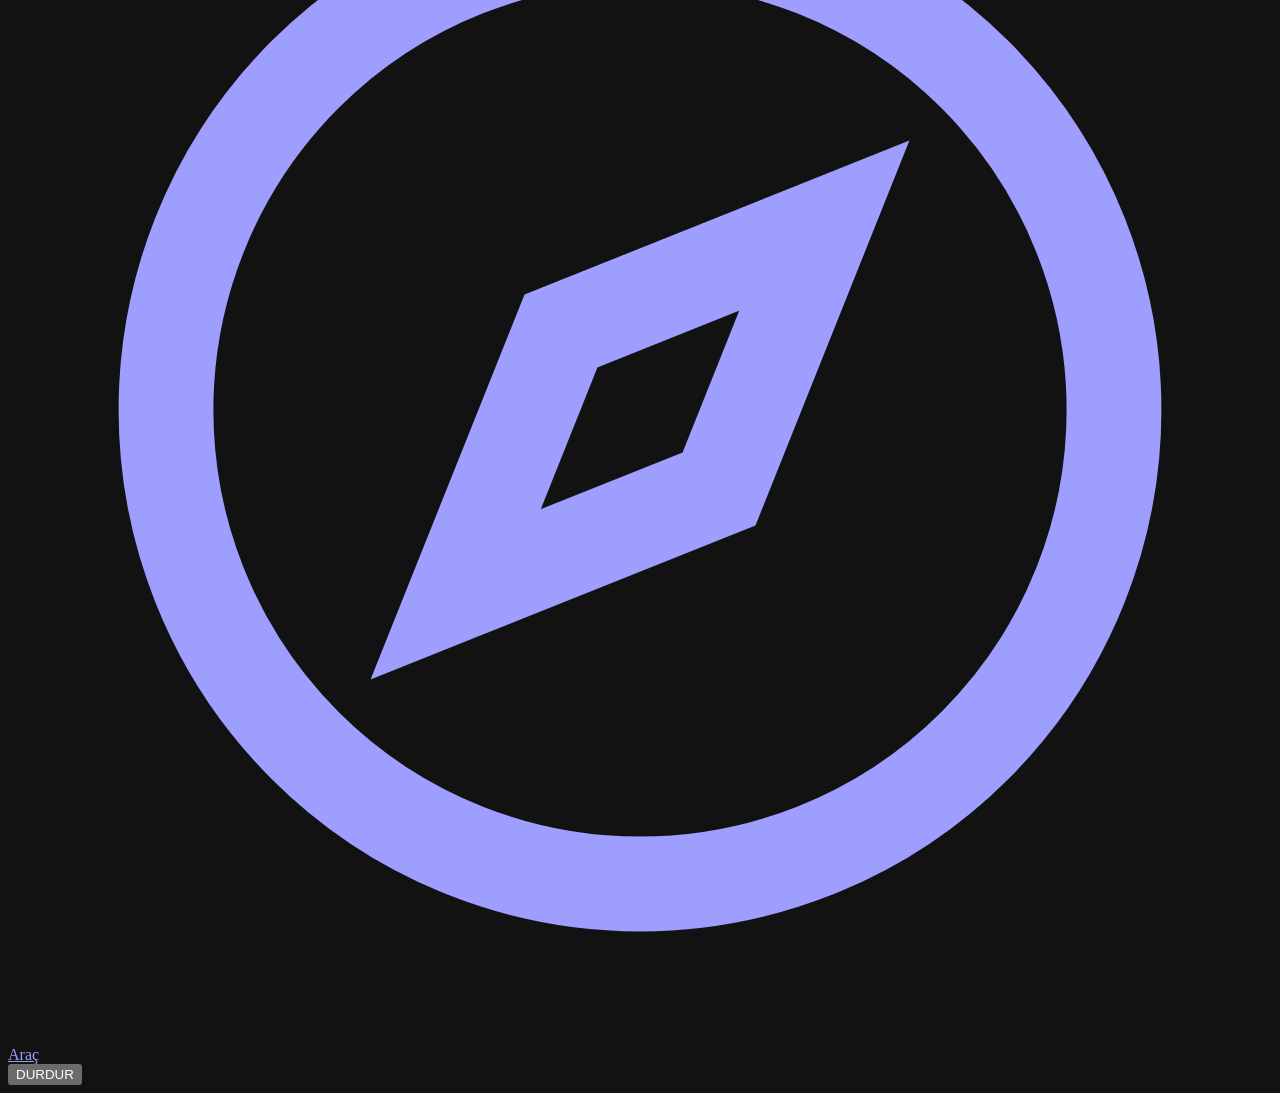
<file: uygulama/src/index.html>
<!doctype html>
<html lang="tr">
<head>
<meta charset="utf-8">
<meta name="viewport" content="width=device-width,initial-scale=1,viewport-fit=cover">
<meta name="theme-color" content="#000000">
<meta name="color-scheme" content="dark">
<meta name="robots" content="noindex,nofollow">
<title>Hazırkal</title>
<!--PWA-->
<style>/*CSS*/</style>
</head>
<body>
<header class="top">
  <button class="ib" id="bk" aria-label="Geri" style="display:none"><svg viewBox="0 0 24 24" fill="none" stroke="currentColor" stroke-width="2"><path d="M15 5 8 12l7 7"/></svg></button>
  <div class="t"><h1 id="ttl">ACİL</h1><small class="mut" id="sub"></small></div>
  <a class="ib" href="#/more" aria-label="Ayarlar"><svg viewBox="0 0 24 24" fill="none" stroke="currentColor" stroke-width="1.8"><circle cx="12" cy="12" r="3"/><path d="M12 2v3M12 19v3M2 12h3M19 12h3M5 5l2 2M17 17l2 2M5 19l2-2M17 7l2-2"/></svg></a>
</header>
<main></main>
<nav class="tabs">
  <a href="#/" data-t="sos" class="sos"><svg viewBox="0 0 24 24" fill="none" stroke="currentColor" stroke-width="1.8" stroke-linecap="round"><path d="M12 3 2 20h20L12 3z"/><path d="M12 10v4M12 17v.5"/></svg>Acil</a>
  <a href="#/g" data-t="g"><svg viewBox="0 0 24 24" fill="none" stroke="currentColor" stroke-width="1.8" stroke-linejoin="round"><path d="M4 4h6a3 3 0 0 1 3 3v13a2 2 0 0 0-2-2H4z"/><path d="M20 4h-6a3 3 0 0 0-1 .2"/><path d="M20 4v14h-7"/></svg>Rehber</a>
  <a href="#/p" data-t="p"><svg viewBox="0 0 24 24" fill="none" stroke="currentColor" stroke-width="1.8"><path d="M12 21s7-6.2 7-12a7 7 0 0 0-14 0c0 5.8 7 12 7 12z"/><circle cx="12" cy="9" r="2.5"/></svg>Yerler</a>
  <a href="#/c" data-t="c"><svg viewBox="0 0 24 24" fill="none" stroke="currentColor" stroke-width="1.8" stroke-linecap="round"><rect x="4" y="4" width="16" height="16" rx="2"/><path d="m8 12 3 3 5-6"/></svg>Liste</a>
  <a href="#/plan" data-t="plan"><svg viewBox="0 0 24 24" fill="none" stroke="currentColor" stroke-width="1.8" stroke-linecap="round"><path d="M4 5h16M4 12h10M4 19h7"/><circle cx="18" cy="17" r="3"/></svg>Plan</a>
  <a href="#/tools" data-t="tools"><svg viewBox="0 0 24 24" fill="none" stroke="currentColor" stroke-width="1.8" stroke-linecap="round"><circle cx="12" cy="12" r="9"/><path d="m15.5 8.5-2 5-5 2 2-5z"/></svg>Araç</a>
</nav>
<div id="flash"><button>DURDUR</button></div>
<script>/*JS*/</script>
</body>
</html>
</file>
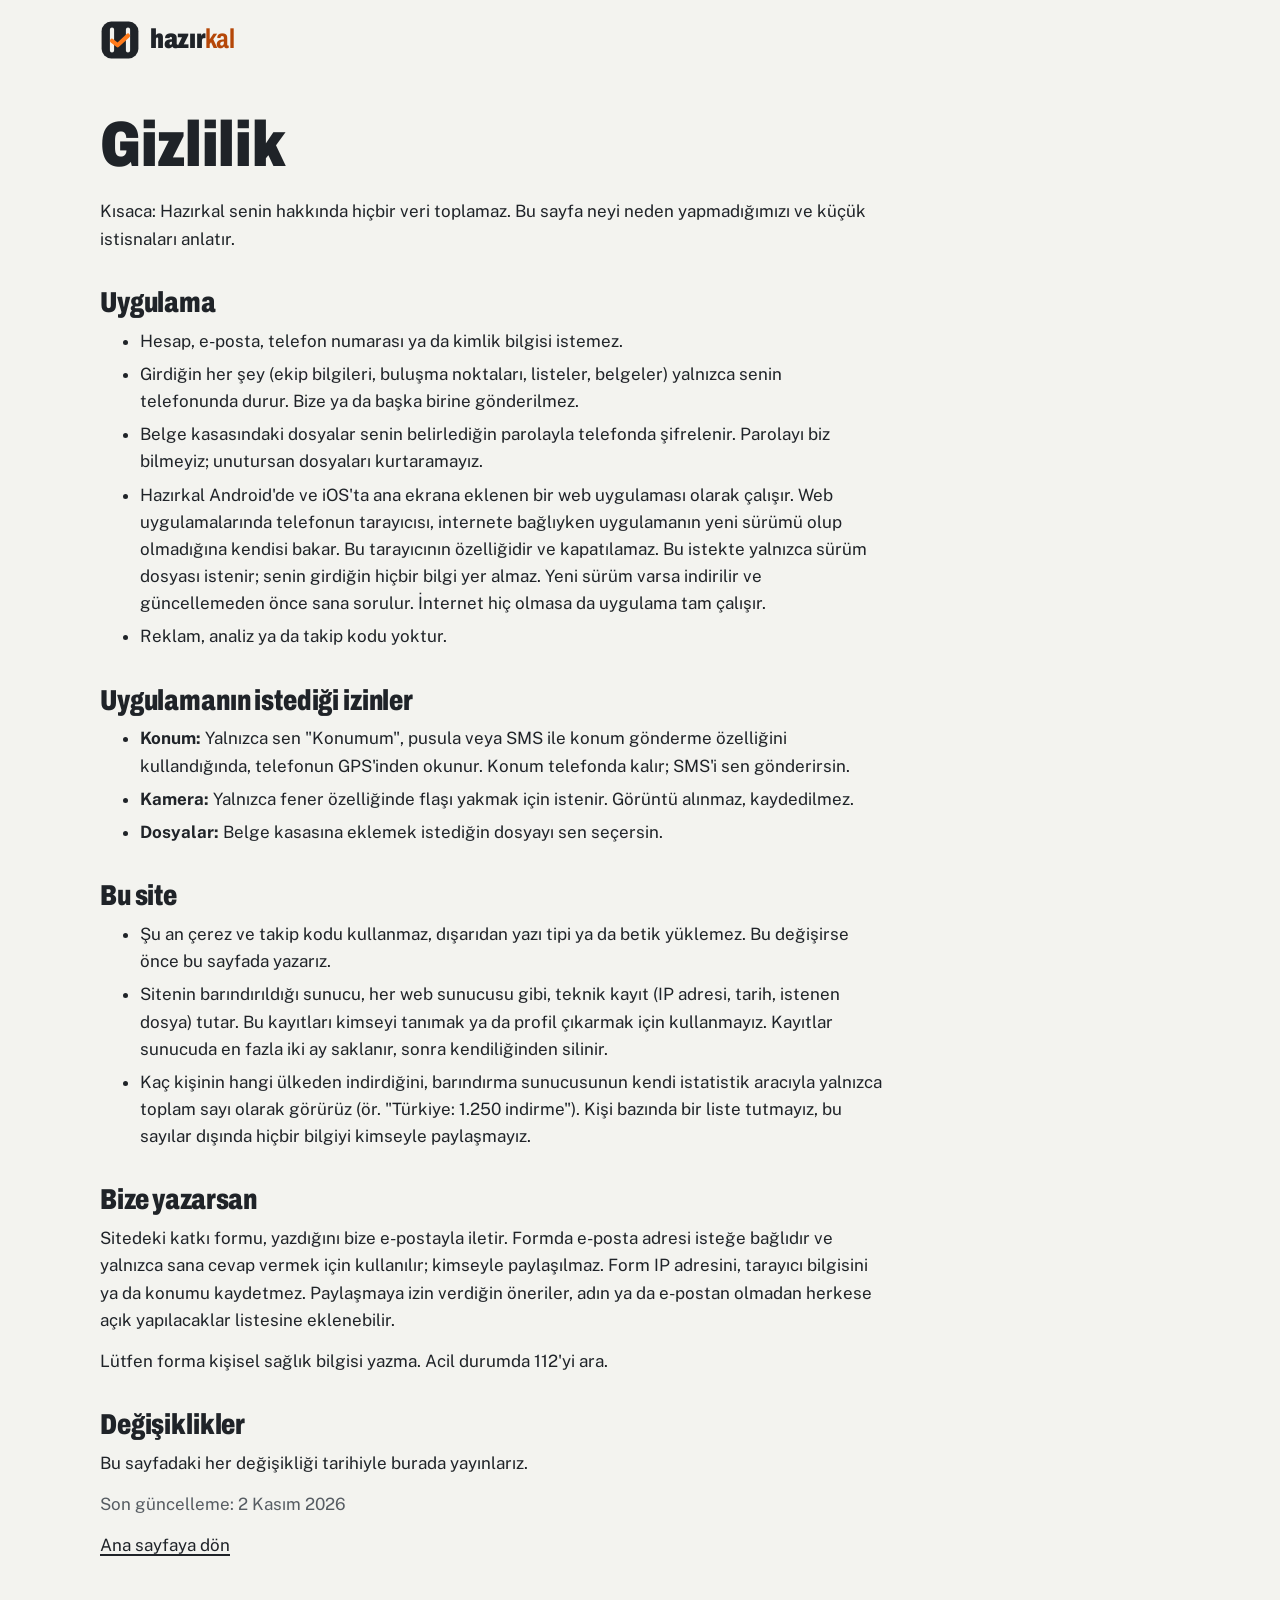
<file: site/gizlilik.html>
<!doctype html>
<html lang="tr">
<head>
<meta charset="utf-8">
<meta name="viewport" content="width=device-width, initial-scale=1, viewport-fit=cover">
<title>Gizlilik: Hazırkal</title>
<meta name="description" content="Hazırkal uygulaması ve hazirkal.com sitesi hangi verileri işler, hangilerini işlemez.">
<link rel="canonical" href="https://hazirkal.com/gizlilik.html">
<meta name="theme-color" content="#1F2328">
<link rel="icon" href="favicon.svg" type="image/svg+xml">
<link rel="icon" href="favicon.ico" sizes="32x32">
<link rel="apple-touch-icon" href="apple-touch-icon.png">
<link rel="stylesheet" href="css/site.css">
</head>
<body>
<a class="atla" href="#icerik">İçeriğe geç</a>
<div class="kap">
  <header class="ust">
    <a class="marka" href="./" aria-label="Hazırkal ana sayfa"><img src="img/simge.svg" alt="" width="40" height="40"><span>hazır<b>kal</b></span></a>
  </header>
  <main id="icerik" class="yazi">
    <h1>Gizlilik</h1>
    <p>Kısaca: Hazırkal senin hakkında hiçbir veri toplamaz. Bu sayfa neyi neden yapmadığımızı ve küçük istisnaları anlatır.</p>

    <h2>Uygulama</h2>
    <ul>
      <li>Hesap, e-posta, telefon numarası ya da kimlik bilgisi istemez.</li>
      <li>Girdiğin her şey (ekip bilgileri, buluşma noktaları, listeler, belgeler) yalnızca senin telefonunda durur. Bize ya da başka birine gönderilmez.</li>
      <li>Belge kasasındaki dosyalar senin belirlediğin parolayla telefonda şifrelenir. Parolayı biz bilmeyiz; unutursan dosyaları kurtaramayız.</li>
      <li>Hazırkal Android'de ve iOS'ta ana ekrana eklenen bir web uygulaması olarak çalışır. Web uygulamalarında telefonun tarayıcısı, internete bağlıyken uygulamanın yeni sürümü olup olmadığına kendisi bakar. Bu tarayıcının özelliğidir ve kapatılamaz. Bu istekte yalnızca sürüm dosyası istenir; senin girdiğin hiçbir bilgi yer almaz. Yeni sürüm varsa indirilir ve güncellemeden önce sana sorulur. İnternet hiç olmasa da uygulama tam çalışır.</li>
      <li>Reklam, analiz ya da takip kodu yoktur.</li>
    </ul>

    <h2>Uygulamanın istediği izinler</h2>
    <ul>
      <li><b>Konum:</b> Yalnızca sen "Konumum", pusula veya SMS ile konum gönderme özelliğini kullandığında, telefonun GPS'inden okunur. Konum telefonda kalır; SMS'i sen gönderirsin.</li>
      <li><b>Kamera:</b> Yalnızca fener özelliğinde flaşı yakmak için istenir. Görüntü alınmaz, kaydedilmez.</li>
      <li><b>Dosyalar:</b> Belge kasasına eklemek istediğin dosyayı sen seçersin.</li>
    </ul>

    <h2>Bu site</h2>
    <ul>
      <li>Şu an çerez ve takip kodu kullanmaz, dışarıdan yazı tipi ya da betik yüklemez. Bu değişirse önce bu sayfada yazarız.</li>
      <li>Sitenin barındırıldığı sunucu, her web sunucusu gibi, teknik kayıt (IP adresi, tarih, istenen dosya) tutar. Bu kayıtları kimseyi tanımak ya da profil çıkarmak için kullanmayız. Kayıtlar sunucuda en fazla iki ay saklanır, sonra kendiliğinden silinir.</li>
      <li>Kaç kişinin hangi ülkeden indirdiğini, barındırma sunucusunun kendi istatistik aracıyla yalnızca toplam sayı olarak görürüz (ör. "Türkiye: 1.250 indirme"). Kişi bazında bir liste tutmayız, bu sayılar dışında hiçbir bilgiyi kimseyle paylaşmayız.</li>
    </ul>

    <h2>Bize yazarsan</h2>
    <p>Sitedeki katkı formu, yazdığını bize e-postayla iletir. Formda e-posta adresi isteğe bağlıdır ve yalnızca sana cevap vermek için kullanılır; kimseyle paylaşılmaz. Form IP adresini, tarayıcı bilgisini ya da konumu kaydetmez. Paylaşmaya izin verdiğin öneriler, adın ya da e-postan olmadan herkese açık yapılacaklar listesine eklenebilir.</p>
    <p>Lütfen forma kişisel sağlık bilgisi yazma. Acil durumda 112'yi ara.</p>

    <h2>Değişiklikler</h2>
    <p>Bu sayfadaki her değişikliği tarihiyle burada yayınlarız.</p>
    <p class="ince">Son güncelleme: 2 Kasım 2026</p>
    <p><a href="./">Ana sayfaya dön</a></p>
  </main>
</div>
</body>
</html>
</file>
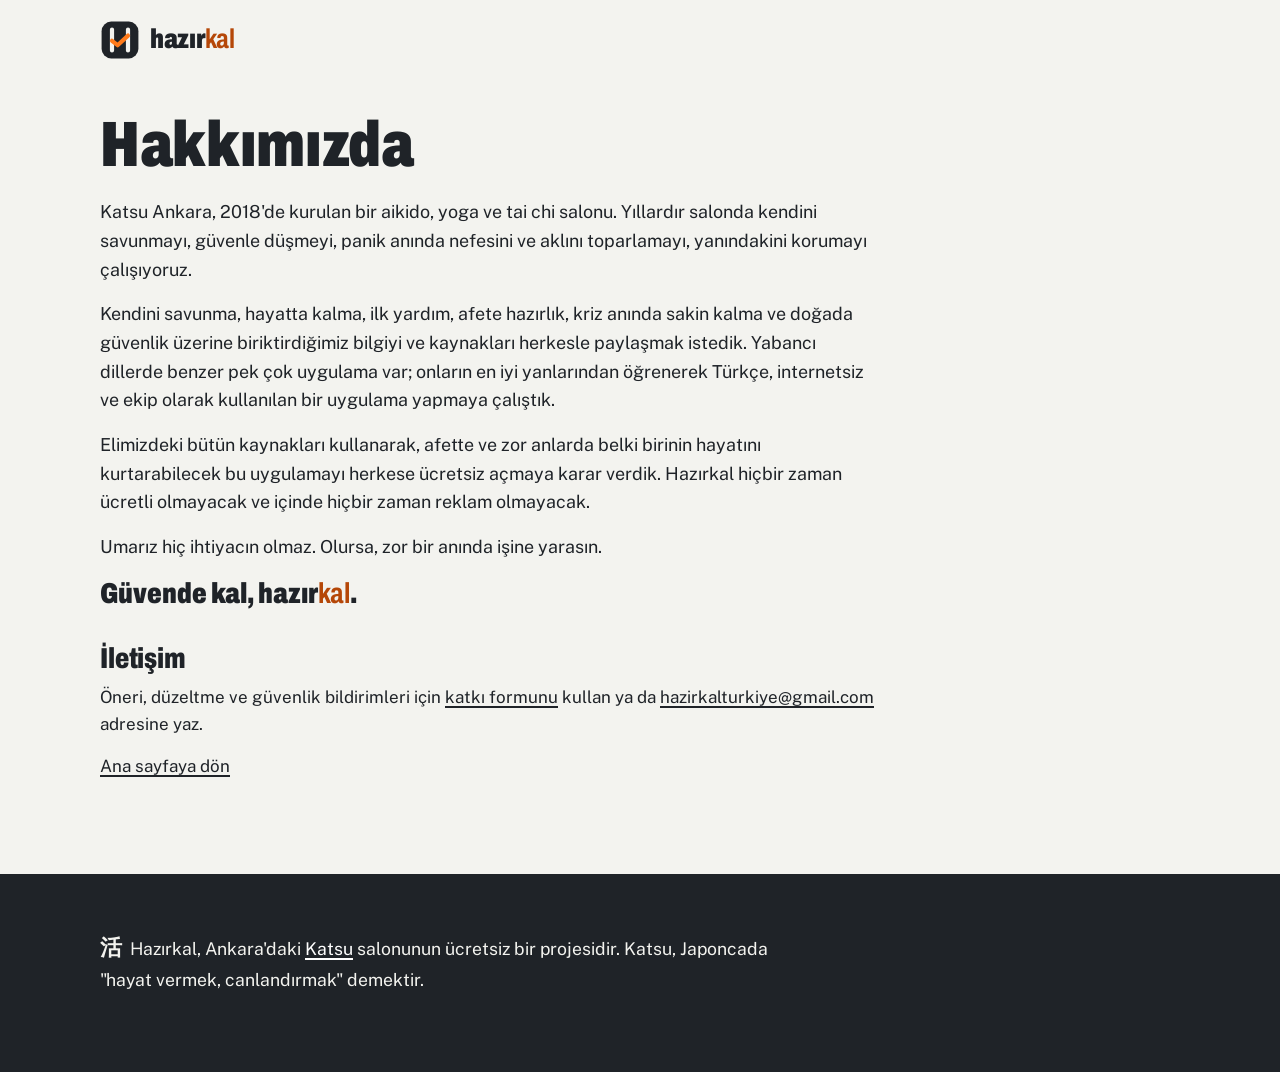
<file: site/hakkimizda.html>
<!doctype html>
<html lang="tr">
<head>
<meta charset="utf-8">
<meta name="viewport" content="width=device-width, initial-scale=1, viewport-fit=cover">
<title>Hakkımızda: Hazırkal</title>
<meta name="description" content="Hazırkal'ı kim, neden yaptı: Ankara'daki Katsu salonunun ücretsiz ve açık kaynak projesi.">
<link rel="canonical" href="https://hazirkal.com/hakkimizda.html">
<meta name="theme-color" content="#1F2328">
<link rel="icon" href="favicon.svg" type="image/svg+xml">
<link rel="icon" href="favicon.ico" sizes="32x32">
<link rel="apple-touch-icon" href="apple-touch-icon.png">
<link rel="stylesheet" href="css/site.css">
</head>
<body>
<a class="atla" href="#icerik">İçeriğe geç</a>
<div class="kap">
  <header class="ust">
    <a class="marka" href="./" aria-label="Hazırkal ana sayfa"><img src="img/simge.svg" alt="" width="40" height="40"><span>hazır<b>kal</b></span></a>
  </header>
  <main id="icerik" class="yazi">
    <h1>Hakkımızda</h1>
    <div class="metin">
        <p>Katsu Ankara, 2018'de kurulan bir aikido, yoga ve tai chi salonu. Yıllardır salonda kendini savunmayı, güvenle düşmeyi, panik anında nefesini ve aklını toparlamayı, yanındakini korumayı çalışıyoruz.</p>
        <p>Kendini savunma, hayatta kalma, ilk yardım, afete hazırlık, kriz anında sakin kalma ve doğada güvenlik üzerine biriktirdiğimiz bilgiyi ve kaynakları herkesle paylaşmak istedik. Yabancı dillerde benzer pek çok uygulama var; onların en iyi yanlarından öğrenerek Türkçe, internetsiz ve ekip olarak kullanılan bir uygulama yapmaya çalıştık.</p>
        <p>Elimizdeki bütün kaynakları kullanarak, afette ve zor anlarda belki birinin hayatını kurtarabilecek bu uygulamayı herkese ücretsiz açmaya karar verdik. Hazırkal hiçbir zaman ücretli olmayacak ve içinde hiçbir zaman reklam olmayacak.</p>
        <p>Umarız hiç ihtiyacın olmaz. Olursa, zor bir anında işine yarasın.</p>
        <p class="imza">Güvende kal, hazır<b>kal</b>.</p>
      </div>
    <h2>İletişim</h2>
    <p>Öneri, düzeltme ve güvenlik bildirimleri için <a href="./#katki">katkı formunu</a> kullan ya da <a href="mailto:hazirkalturkiye@gmail.com">hazirkalturkiye@gmail.com</a> adresine yaz.</p>
    <p><a href="./">Ana sayfaya dön</a></p>
  </main>
</div>
<footer class="alt">
  <div class="kap">
    <p class="katsu"><span>活</span> Hazırkal, Ankara'daki <a href="https://www.katsuankara.com" rel="noopener">Katsu</a> salonunun ücretsiz bir projesidir. Katsu, Japoncada "hayat vermek, canlandırmak" demektir.</p>
  </div>
</footer>
</body>
</html>
</file>
<file: site/css/site.css>
/* Hazırkal: statik site. Dış kaynak yok, JavaScript yok. */
@font-face{font-family:"Archivo HK";src:url("../fonts/archivo.woff2") format("woff2");font-weight:600 900;font-display:swap}
@font-face{font-family:"Public Sans HK";src:url("../fonts/publicsans.woff2") format("woff2");font-weight:400 700;font-display:swap}

:root{
  --kagit:#F3F3EF; --yuzey:#FFFFFF; --komur:#1F2328; --metin:#1F2328; --gri:#565C62; --cizgi:#D7D6CF;
  --turuncu:#FF7A1A; --turuncu-yazi:#B54708; --yesil:#1E7B4F; --yesil-zemin:#E4F1E9;
  --koyu-zemin:#1F2328; --koyu-metin:#F3F3EF; --koyu-gri:#B9BEC3;
  --btn-zemin:#1F2328; --btn-yazi:#FFFFFF; --btn-kenar:#1F2328; --btn-ust:#000000; --vurgu-cizgi:#1F2328;
  --baslik:"Archivo HK","Arial Narrow",system-ui,sans-serif;
  --govde:"Public Sans HK",system-ui,-apple-system,"Segoe UI",Roboto,sans-serif;
  color-scheme:light;
}
@media (prefers-color-scheme:dark){
  :root:not([data-theme="light"]){--kagit:#15181B; --yuzey:#1D2125; --metin:#EEEEE9; --gri:#AEB4BA; --cizgi:#33383D;
    --turuncu-yazi:#FF9A4D; --yesil:#5CC08C; --yesil-zemin:#17271F; --koyu-zemin:#0F1113;
    --btn-zemin:#FF7A1A; --btn-yazi:#1F2328; --btn-kenar:#FF7A1A; --btn-ust:#FF9545; --vurgu-cizgi:#FF7A1A; color-scheme:dark}
}
:root[data-theme="dark"]{--kagit:#15181B; --yuzey:#1D2125; --metin:#EEEEE9; --gri:#AEB4BA; --cizgi:#33383D;
  --turuncu-yazi:#FF9A4D; --yesil:#5CC08C; --yesil-zemin:#17271F; --koyu-zemin:#0F1113;
  --btn-zemin:#FF7A1A; --btn-yazi:#1F2328; --btn-kenar:#FF7A1A; --btn-ust:#FF9545; --vurgu-cizgi:#FF7A1A; color-scheme:dark}

*,*::before,*::after{box-sizing:border-box}
html{-webkit-text-size-adjust:100%;scroll-behavior:smooth}
@media (prefers-reduced-motion:reduce){html{scroll-behavior:auto}}
body{margin:0;background:var(--kagit);color:var(--metin);font-family:var(--govde);font-size:1.0625rem;line-height:1.6}
img{max-width:100%;height:auto;display:block}
a{color:inherit;text-decoration-thickness:2px;text-underline-offset:3px}
a:hover{color:var(--turuncu-yazi)}
:focus-visible{outline:3px solid var(--turuncu);outline-offset:3px;border-radius:4px}
.gizli{position:absolute;width:1px;height:1px;overflow:hidden;clip:rect(0 0 0 0);white-space:nowrap}
.atla{position:absolute;left:12px;top:-60px;background:var(--komur);color:#fff;padding:10px 14px;border-radius:8px;z-index:20}
.atla:focus{top:12px}

.kap{max-width:1120px;margin:0 auto;padding-left:max(20px,env(safe-area-inset-left,0px));padding-right:max(20px,env(safe-area-inset-right,0px))}
h1,h2,h3{font-family:var(--baslik);font-weight:850;letter-spacing:-0.005em;margin:0}
h1{font-size:clamp(3rem,11.5vw,6.6rem);line-height:.92;font-weight:900}
h2{font-size:clamp(2.1rem,6.2vw,3.4rem);line-height:1}
h3{font-size:1.45rem;line-height:1.1;font-weight:800}
p{margin:0}
.ince{color:var(--gri)}

/* Üst şerit */
.ust{display:flex;align-items:center;justify-content:space-between;gap:16px;padding:18px 0}
.marka{display:flex;align-items:center;gap:10px;text-decoration:none;font-family:var(--baslik);font-weight:900;font-size:1.7rem;letter-spacing:-0.01em}
.marka img{width:40px;height:40px}
.marka b{color:var(--turuncu-yazi)}
.ust nav{display:flex;gap:18px;font-size:.98rem}
.ust nav a{text-decoration:none}
.ust nav a:hover{text-decoration:underline}
@media (max-width:640px){.ust nav{display:none}}

/* Giriş */
.giris{display:grid;gap:36px;padding:20px 0 64px;align-items:center}
@media (min-width:900px){.giris{grid-template-columns:minmax(0,1.2fr) minmax(0,.8fr);padding:40px 0 88px}}
.durum{display:flex;flex-wrap:wrap;align-items:center;gap:10px 18px;font-weight:700;font-size:.98rem;margin-bottom:22px}
.durum span{display:inline-flex;align-items:center;gap:10px}
.anahtar{width:48px;height:28px;border-radius:999px;background:var(--turuncu);position:relative;flex:none}
.anahtar::after{content:"";position:absolute;top:3px;right:3px;width:22px;height:22px;border-radius:50%;background:#fff;box-shadow:0 1px 2px rgba(0,0,0,.25)}
.nokta{width:12px;height:12px;border-radius:50%;background:var(--yesil);flex:none;box-shadow:0 0 0 4px var(--yesil-zemin)}
.giris h1{margin-bottom:22px}
.giris .on{font-size:1.2rem;max-width:34em;margin-bottom:28px}
.dugmeler{display:flex;flex-wrap:wrap;gap:12px;margin-bottom:16px}
.btn{display:inline-flex;align-items:center;justify-content:center;gap:10px;min-height:52px;padding:12px 22px;border-radius:12px;font-weight:700;font-size:1.05rem;text-decoration:none;border:2px solid var(--btn-kenar)}
.btn svg{width:22px;height:22px;flex:none}
.btn.ana{background:var(--btn-zemin);color:var(--btn-yazi)}
.btn.ana:hover{background:var(--btn-ust);color:var(--btn-yazi)}
.btn.ikinci{background:transparent;color:var(--metin);border-color:currentColor}
.btn.ikinci:hover{color:var(--turuncu-yazi)}
.not{font-size:.95rem;color:var(--gri);max-width:36em}
.not b{color:var(--metin)}
.telefon{justify-self:center;width:min(300px,78vw);border-radius:38px;border:10px solid #111417;background:#111417;box-shadow:0 30px 60px -30px rgba(31,35,40,.55)}
.telefon img{border-radius:28px}

/* Yayın durumu: şimdi <body class="yakinda">; yayın günü class="yayin" yap */
.yakinda .yayinda{display:none}
.yayin .yakinda-goster{display:none}
.rozet{display:inline-block;background:var(--turuncu);color:#1F2328;font-weight:700;font-size:.85rem;padding:3px 10px;border-radius:999px;vertical-align:middle}

/* Bölümler */
.bolum{padding:72px 0;border-top:1px solid var(--cizgi)}
.bolum>.kap>h2{margin-bottom:16px;max-width:16em}
.bolum .giris-yazi{font-size:1.15rem;max-width:38em;margin-bottom:36px}

.ozellikler{display:grid;gap:28px 40px;margin:0 0 48px;padding:0;list-style:none}
@media (min-width:760px){.ozellikler{grid-template-columns:repeat(2,minmax(0,1fr))}}
@media (min-width:1040px){.ozellikler{grid-template-columns:repeat(3,minmax(0,1fr))}}
.ozellikler h3{margin-bottom:8px}
.ozellikler p{color:var(--gri)}
.ozellikler li{padding-top:14px;border-top:4px solid var(--vurgu-cizgi)}

.ekranlar{display:flex;gap:18px;overflow-x:auto;scroll-snap-type:x mandatory;padding:4px 4px 18px;margin:0 -4px}
.ekranlar figure{margin:0;flex:0 0 210px;scroll-snap-align:start}
.ekranlar img{border-radius:24px;border:6px solid #111417;background:#111417}
.ekranlar figcaption{font-size:.92rem;color:var(--gri);margin-top:10px}

/* Gizlilik sözü */
.soz{background:var(--koyu-zemin);color:var(--koyu-metin);border-top:0}
.soz h2{color:#fff}
.soz .giris-yazi{color:var(--koyu-gri)}
.soz ul{list-style:none;margin:0 0 32px;padding:0;display:grid;gap:18px;max-width:46em}
.soz li{display:grid;grid-template-columns:28px minmax(0,1fr);gap:14px;font-size:1.15rem}
.soz li::before{content:"";width:22px;height:6px;border-radius:3px;background:var(--turuncu);margin-top:.7em}
.soz .dipnot{font-size:.98rem;color:var(--koyu-gri);max-width:46em}
.soz a{color:#fff}

/* Resmî uygulamalar */
.resmi{display:grid;gap:18px;margin:0;padding:0;list-style:none}
@media (min-width:760px){.resmi{grid-template-columns:repeat(3,minmax(0,1fr))}}
.resmi li{background:var(--yuzey);border:1px solid var(--cizgi);border-radius:16px;padding:20px}
.resmi h3{font-size:1.25rem;margin-bottom:6px}
.resmi p{color:var(--gri);font-size:1rem}
.resmi-ozet{font-weight:700;color:var(--yesil);margin-bottom:22px;font-size:1.15rem}

/* Kurulum */
.kurulum{display:grid;gap:32px}
@media (min-width:860px){.kurulum{grid-template-columns:repeat(2,minmax(0,1fr));gap:48px}}
.kurulum h3{display:flex;align-items:center;gap:12px;margin-bottom:14px;flex-wrap:wrap}
.kurulum ol{margin:0 0 16px;padding-left:1.4em;display:grid;gap:10px}
.kurulum ol li::marker{font-family:var(--baslik);font-weight:900;color:var(--turuncu-yazi)}
.kurulum .not{margin-top:6px}

/* Kimler */
.kimler{display:flex;flex-wrap:wrap;gap:10px;margin:0;padding:0;list-style:none}
.kimler li{background:var(--yuzey);border:1px solid var(--cizgi);border-radius:999px;padding:8px 16px;font-weight:700}

/* Sürüm tablosu */
.surum{display:grid;grid-template-columns:minmax(0,max-content) minmax(0,1fr);gap:10px 28px;margin:0;max-width:46em}
.surum dt{font-weight:700}
.surum dd{margin:0;color:var(--gri);overflow-wrap:anywhere}

/* SSS */
.sss{max-width:48em}
.sss details{border-bottom:1px solid var(--cizgi);padding:4px 0}
.sss summary{cursor:pointer;list-style:none;font-weight:700;font-size:1.12rem;padding:14px 40px 14px 0;position:relative}
.sss summary::-webkit-details-marker{display:none}
.sss summary::after{content:"+";position:absolute;right:6px;top:8px;font-family:var(--baslik);font-size:1.8rem;line-height:1;color:var(--turuncu-yazi)}
.sss details[open] summary::after{content:"−"}
.sss details p{padding:0 0 16px;color:var(--gri);max-width:44em}

/* Alt bilgi */
.alt{background:var(--koyu-zemin);color:var(--koyu-metin);padding:56px 0 120px}
.alt a{color:#fff}
.alt .katsu{font-size:1.1rem;max-width:40em;margin-bottom:22px}
.alt .katsu span{font-family:var(--baslik);font-weight:900;font-size:1.4rem;margin-right:4px}
.alt .baglantilar{display:flex;flex-wrap:wrap;gap:12px 24px;margin-bottom:22px}
.alt .feragat{font-size:.92rem;color:var(--koyu-gri);max-width:46em}
@media (min-width:700px){.alt{padding-bottom:56px}}

/* Telefonda sabit kurulum çubuğu */
.cubuk{position:fixed;left:0;right:0;bottom:0;z-index:10;padding:10px max(16px,env(safe-area-inset-right,0px)) calc(10px + env(safe-area-inset-bottom,0px)) max(16px,env(safe-area-inset-left,0px));background:rgba(31,35,40,.96);display:flex;align-items:center;justify-content:space-between;gap:12px;color:#fff}
.cubuk p{font-size:.95rem;line-height:1.3}
.cubuk .btn{min-height:46px;padding:8px 18px;background:var(--turuncu);border-color:var(--turuncu);color:#1F2328}
@media (min-width:700px){.cubuk{display:none}}

/* Yazı sayfaları (gizlilik, 404) */
.yazi{max-width:46em;padding:24px 0 80px}
.yazi h1{font-size:clamp(2.4rem,8vw,4rem);margin:12px 0 24px}
.yazi h2{font-size:1.8rem;margin:36px 0 10px}
.yazi p,.yazi ul{margin:0 0 14px}
.yazi li{margin-bottom:6px}

/* Katkı ve form */
.katki-liste{list-style:none;margin:0 0 36px;padding:0;display:grid;gap:14px;max-width:46em}
.katki-liste li{display:grid;grid-template-columns:28px minmax(0,1fr);gap:12px}
.katki-liste li::before{content:"";width:12px;height:12px;border-radius:50%;background:var(--turuncu);margin-top:.55em}
.form{display:grid;gap:18px;max-width:40em;background:var(--yuzey);border:1px solid var(--cizgi);border-radius:16px;padding:24px}
.form label{display:block;font-weight:700;margin-bottom:6px}
.form .ipucu{display:block;font-weight:400;color:var(--gri);font-size:.95rem}
.form select,.form textarea,.form input[type=email]{width:100%;font:inherit;color:var(--metin);background:var(--kagit);border:2px solid var(--cizgi);border-radius:10px;padding:12px 14px;min-height:50px}
.form textarea{min-height:160px;resize:vertical}
.form select:focus,.form textarea:focus,.form input:focus{border-color:var(--turuncu);outline:none}
.form .onay{display:flex;gap:12px;align-items:flex-start;font-weight:400}
.form .onay input{width:22px;height:22px;margin-top:2px;flex:none;accent-color:var(--turuncu)}
.form button{justify-self:start;cursor:pointer;font:inherit;font-weight:700}
.form .kucuk{font-size:.92rem;color:var(--gri)}
.tuzak{position:absolute;left:-10000px;width:1px;height:1px;overflow:hidden}

/* Hakkımızda */
.hakkimizda{background:var(--yuzey)}
.hakkimizda .metin{display:grid;gap:16px;max-width:40em;font-size:1.12rem}
.hakkimizda .imza{font-family:var(--baslik);font-weight:900;font-size:1.8rem;line-height:1.1;margin-top:8px}
.hakkimizda .imza b{color:var(--turuncu-yazi)}
.yazi .metin{display:grid;gap:16px;font-size:1.12rem;margin-bottom:24px}
.yazi .metin p{margin:0}
.yazi .imza{font-family:var(--baslik);font-weight:900;font-size:1.8rem;line-height:1.1;margin-top:8px}
.yazi .imza b{color:var(--turuncu-yazi)}
</file>
